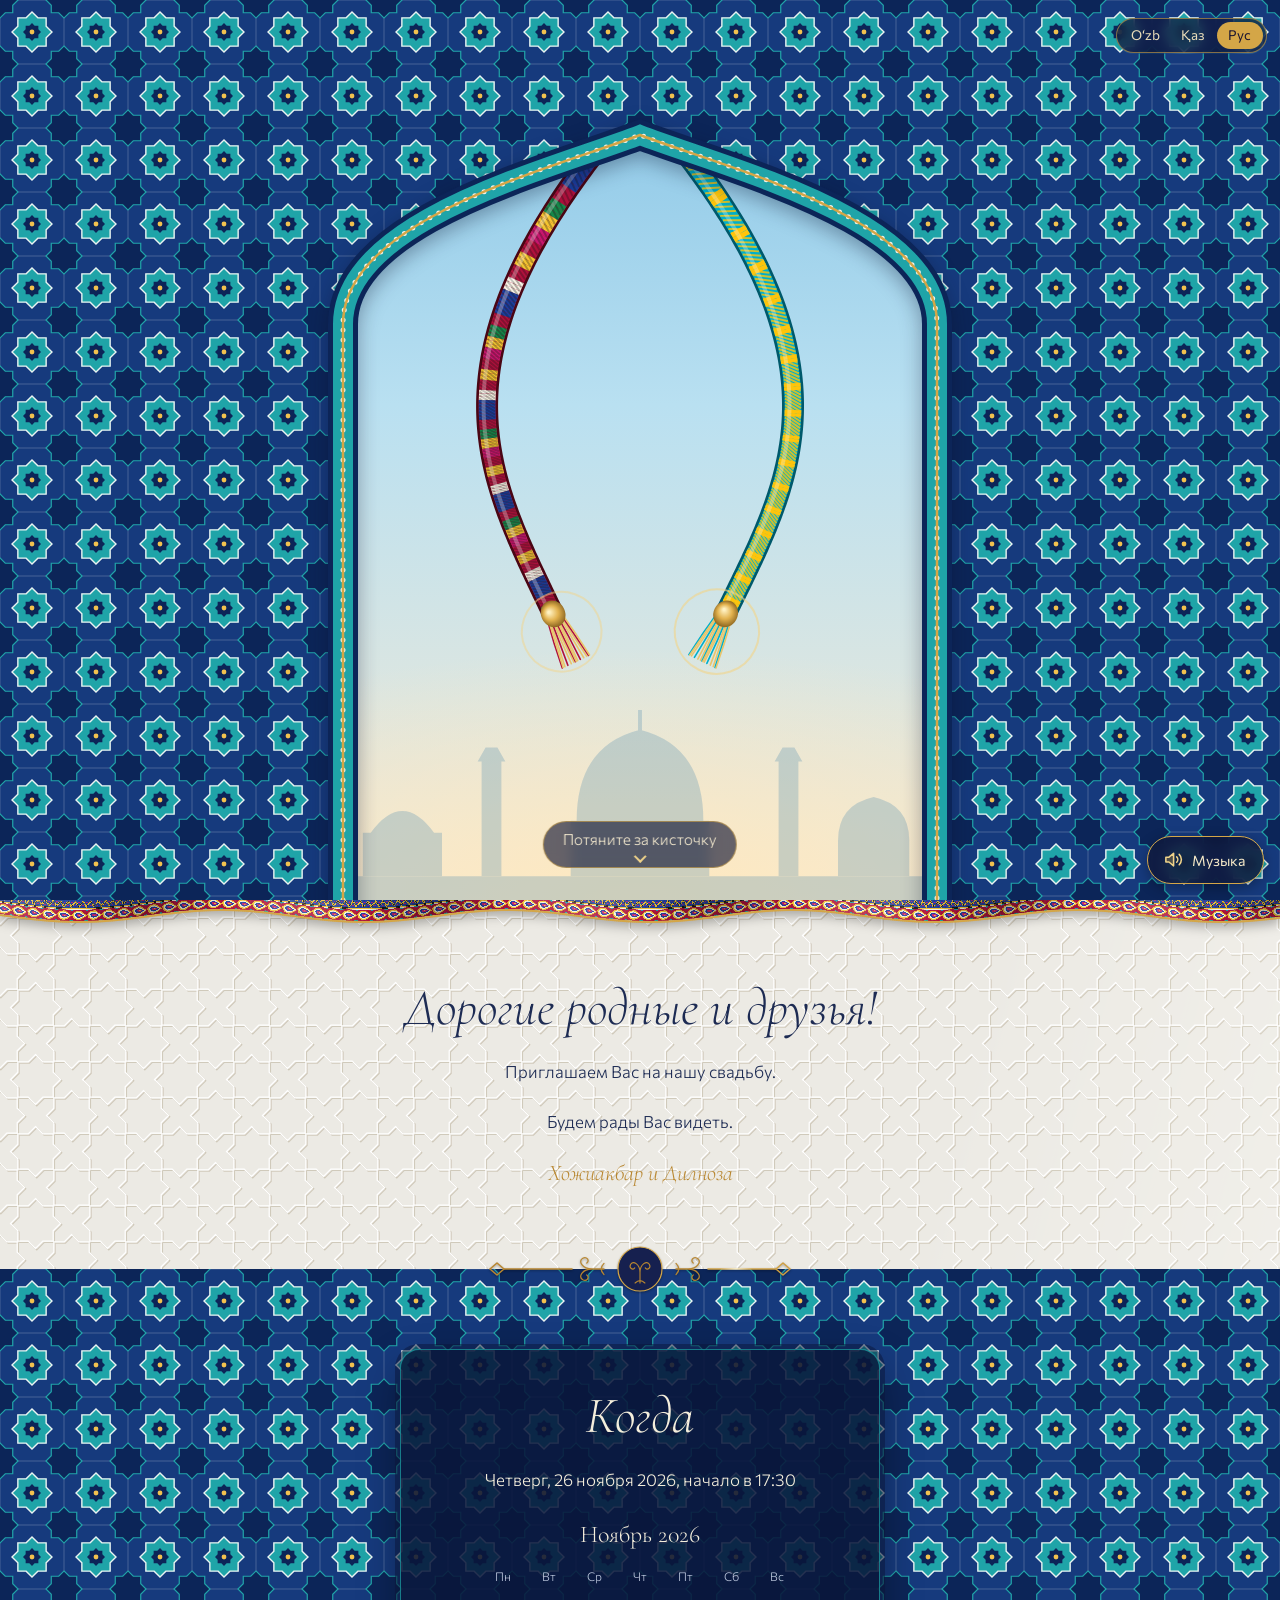
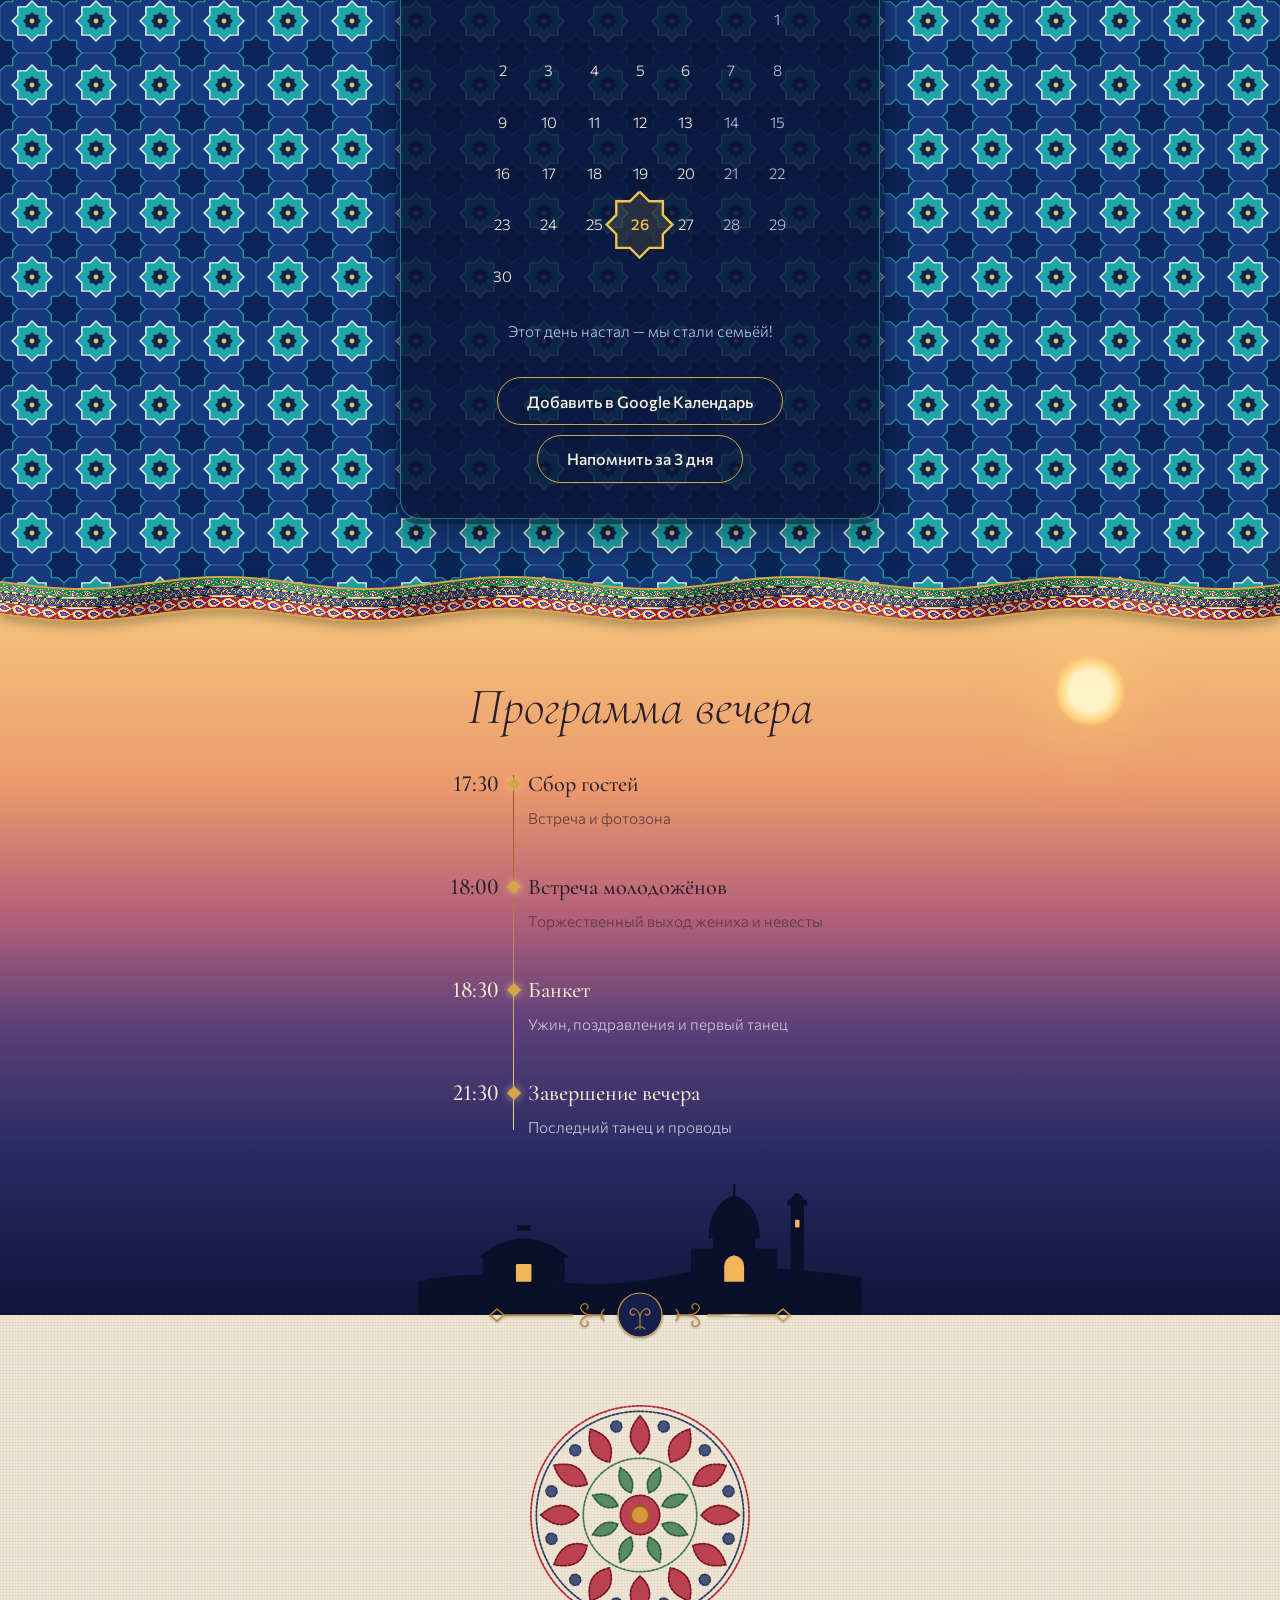
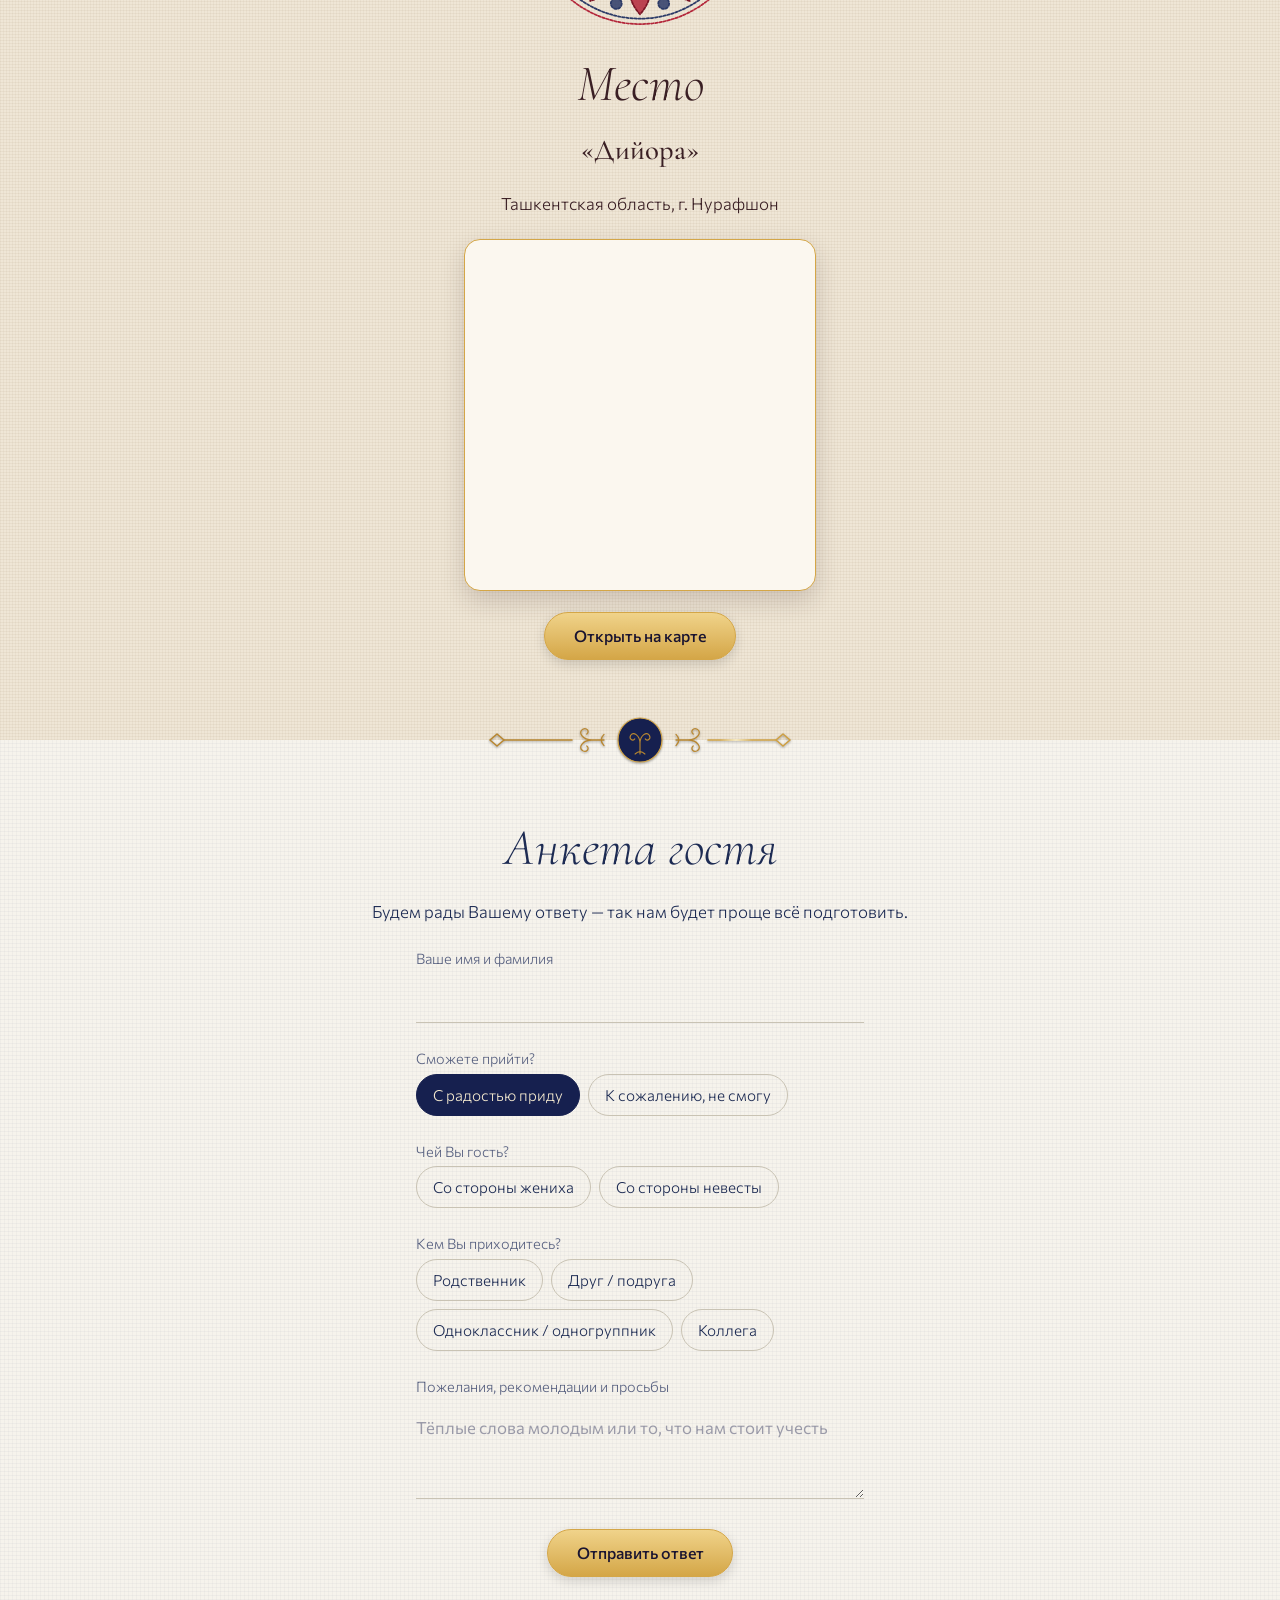
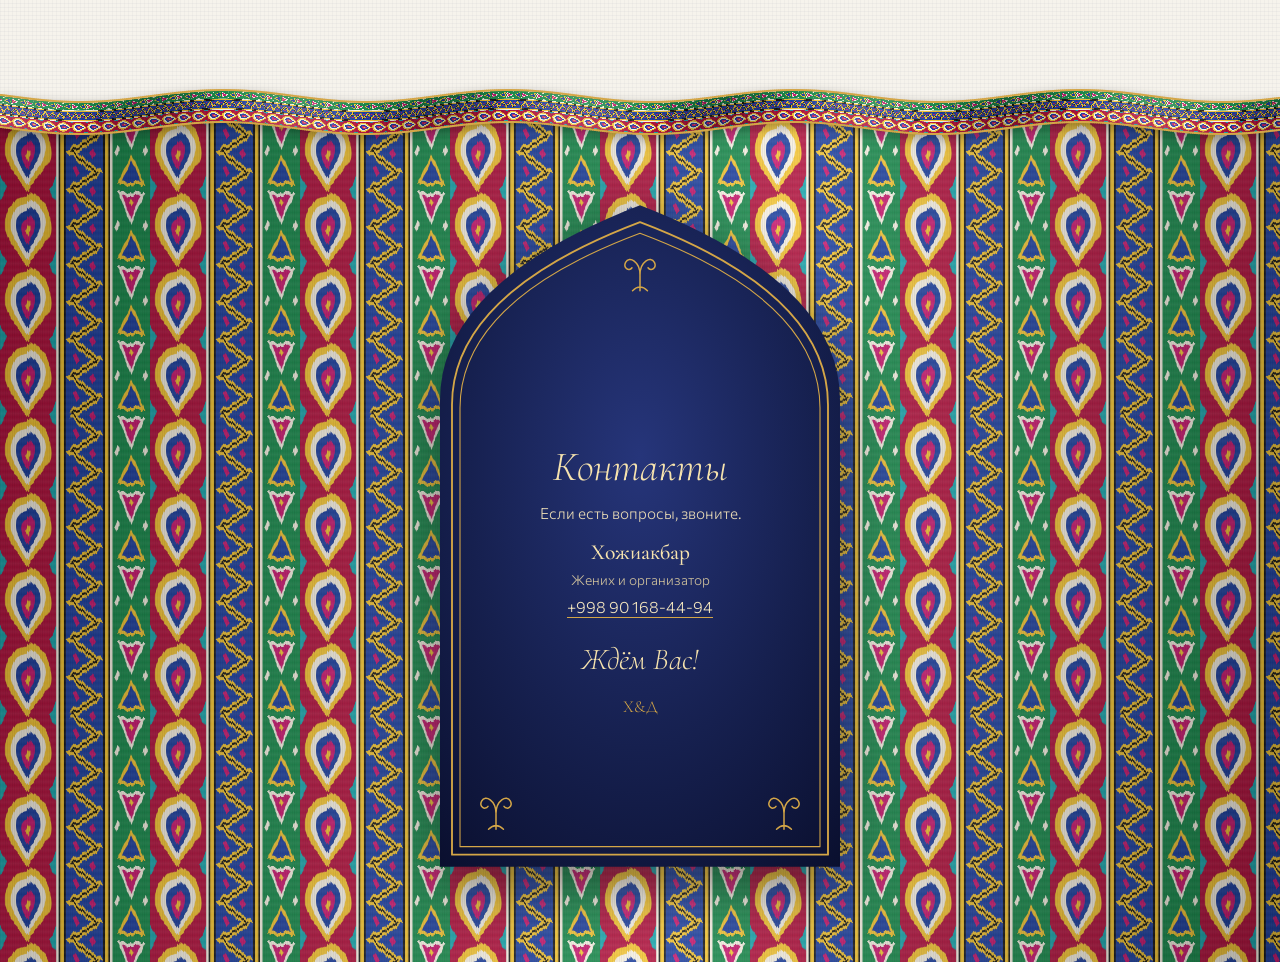
<file: index.html>
<!doctype html>
<html lang="ru">
<head>
  <meta charset="utf-8">
  <meta name="viewport" content="width=device-width, initial-scale=1">
  <title>Хожиакбар и Дилноза — приглашение на свадьбу</title>
  <meta name="description" content="Хожиакбар и Дилноза приглашают Вас на свадьбу 26 ноября 2026">
  <meta name="theme-color" content="#0E1538">
  <meta property="og:title" content="Хожиакбар и Дилноза — приглашение на свадьбу">
  <meta property="og:description" content="26 ноября 2026, Нурафшон. Xojiakbar va Dilnoza — toʻyga taklifnoma">
  <!-- Приглашение лежит в wedding-day/. Параметры ссылки (?lang=uz, ?g=Имя) сохраняются. -->
  <script>location.replace("wedding-day/" + location.search + location.hash);</script>
  <meta http-equiv="refresh" content="0; url=wedding-day/">
  <style>
    body { margin: 0; min-height: 100vh; display: grid; place-items: center; background: #0E1538; color: #F6E3AE; font: 1rem/1.5 system-ui, sans-serif; }
    a { color: inherit; }
  </style>
</head>
<body>
  <a href="wedding-day/">Открыть приглашение</a>
</body>
</html>
</file>
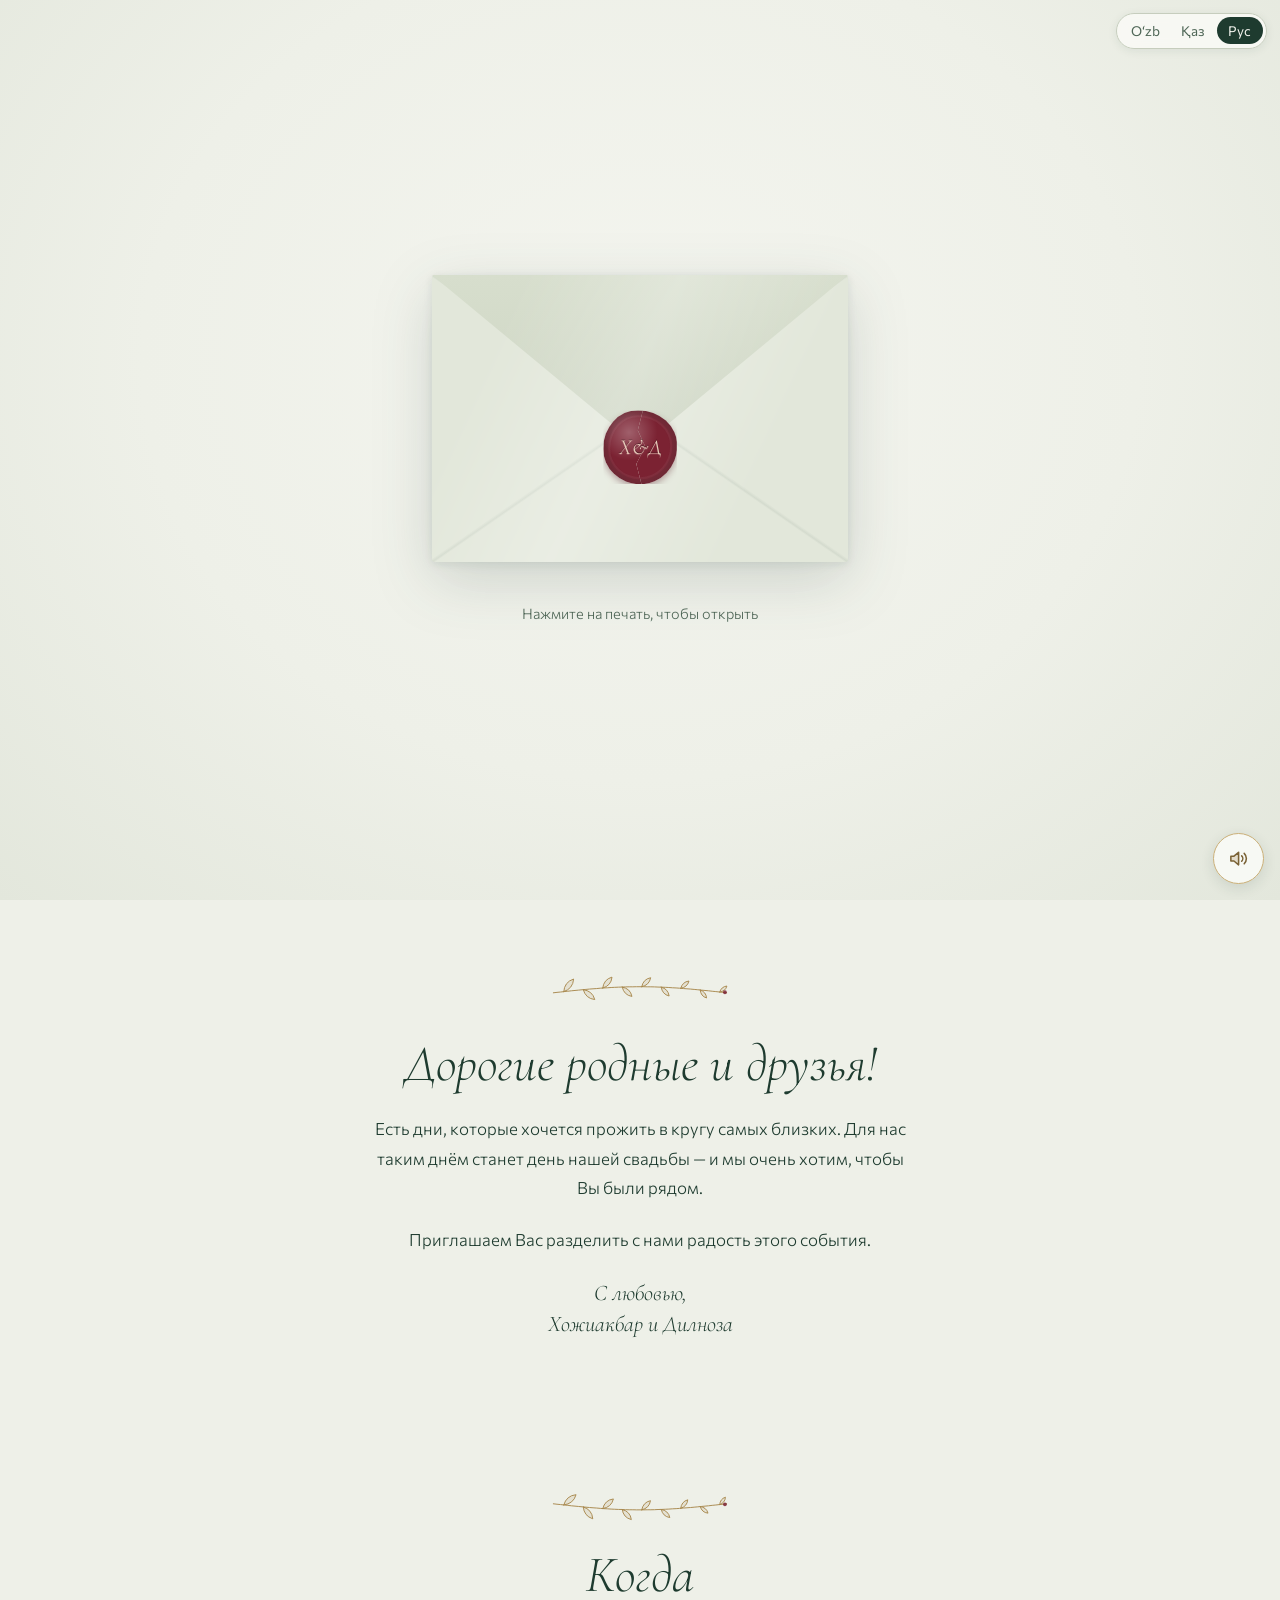
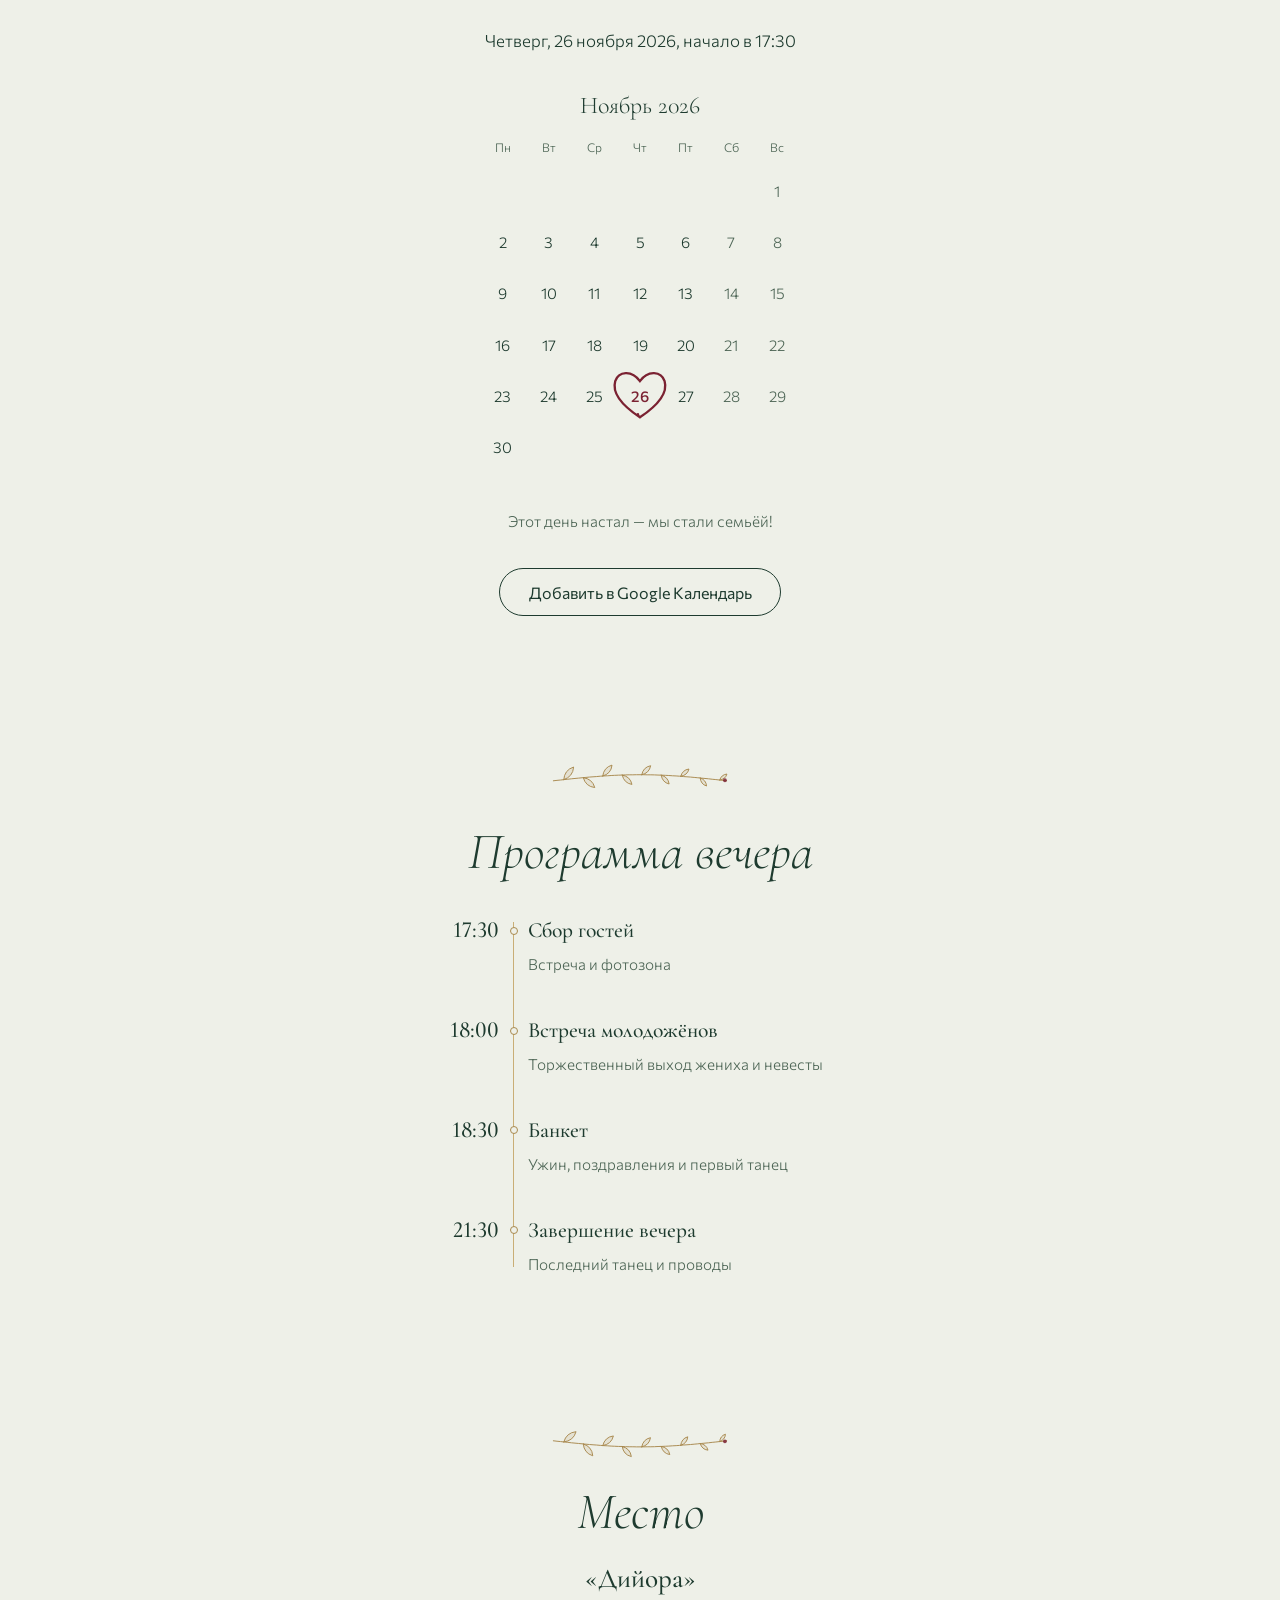
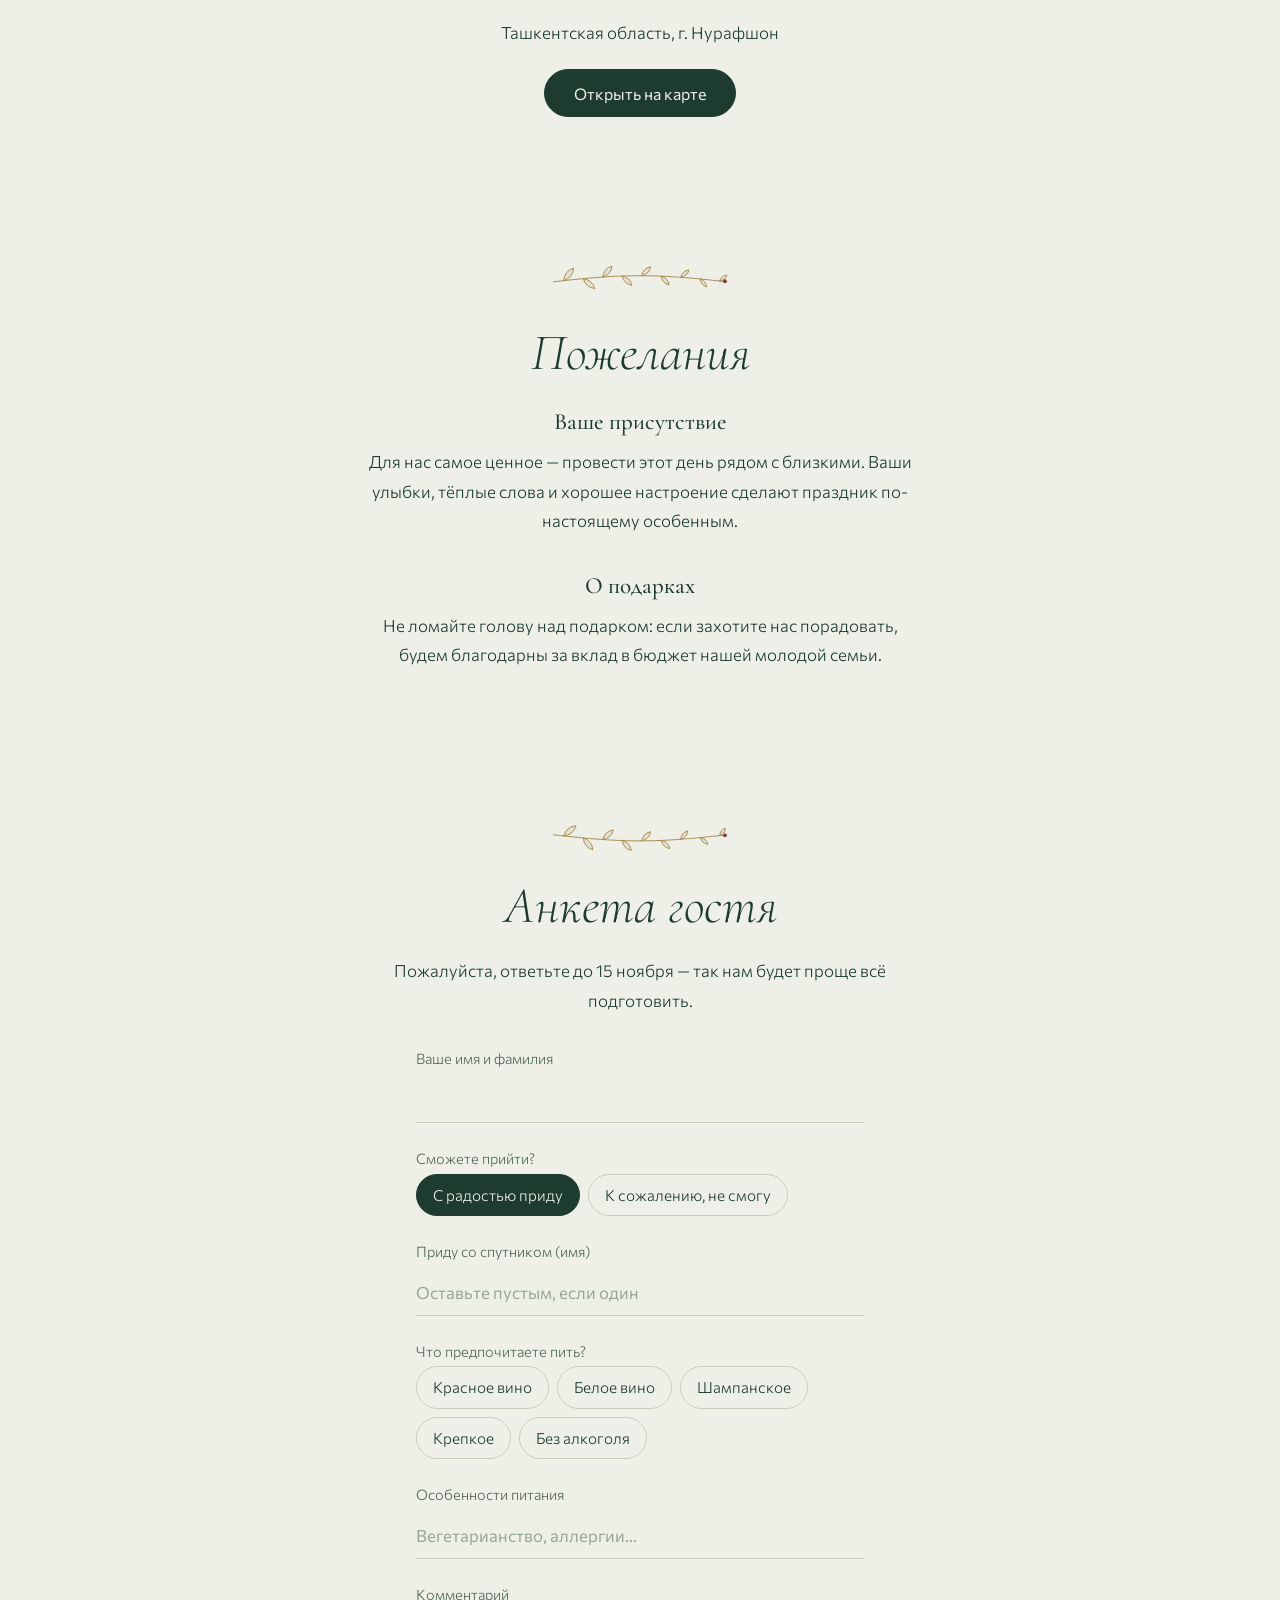
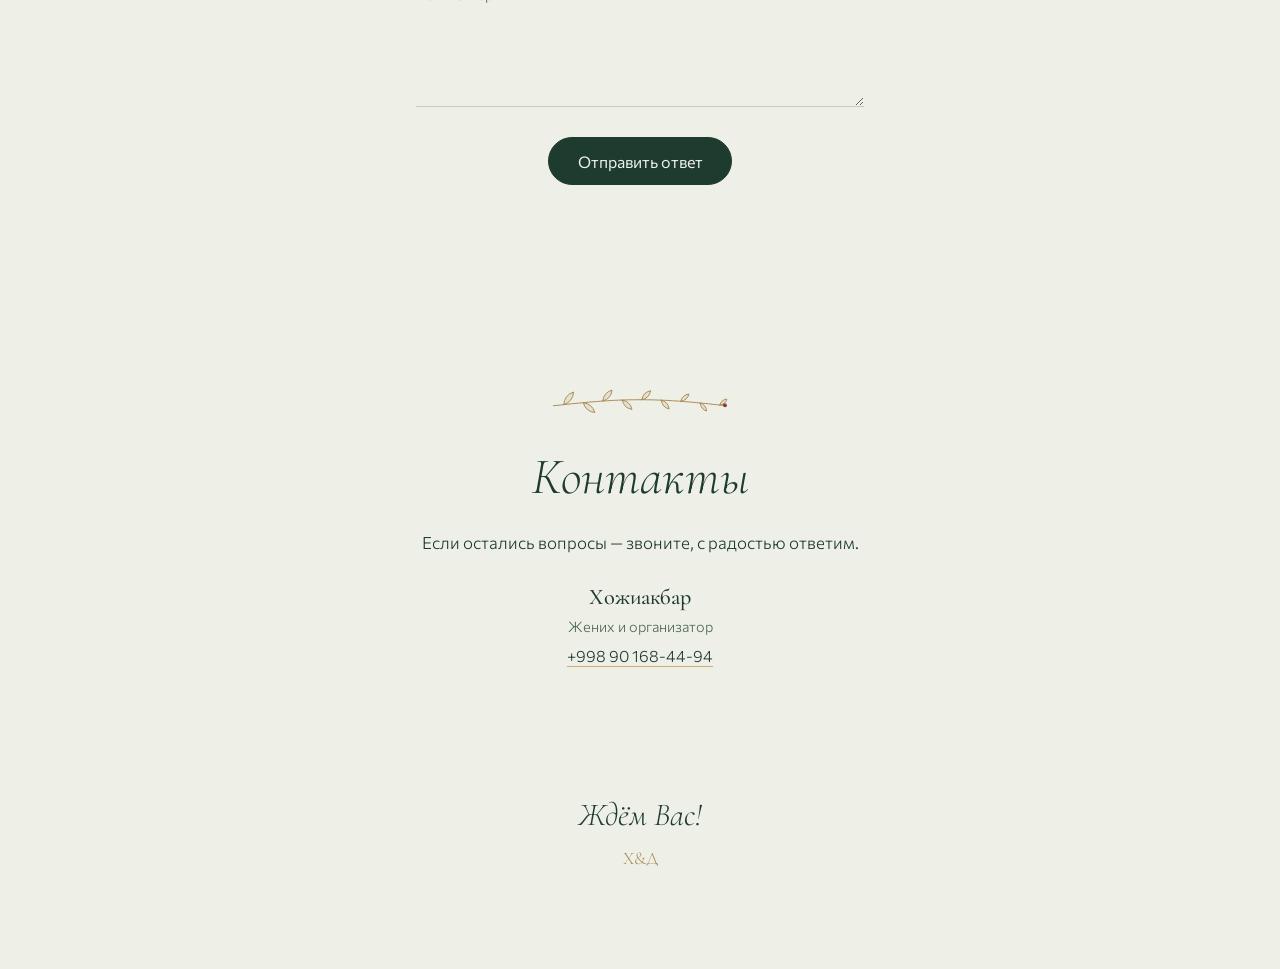
<file: konvert/index.html>
<!doctype html>
<html lang="ru">
<head>
  <meta charset="utf-8">
  <meta name="viewport" content="width=device-width, initial-scale=1, viewport-fit=cover">
  <title>Хожиакбар и Дилноза — приглашение на свадьбу</title>
  <meta name="description" content="Хожиакбар и Дилноза приглашают Вас на свадьбу 26 ноября 2026">
  <meta name="theme-color" content="#EEF0E8">
  <meta property="og:title" content="Хожиакбар и Дилноза — приглашение на свадьбу">
  <meta property="og:description" content="26 ноября 2026, Нурафшон. Xojiakbar va Dilnoza — toʻyga taklifnoma">
  <link rel="preconnect" href="https://fonts.googleapis.com">
  <link rel="preconnect" href="https://fonts.gstatic.com" crossorigin>
  <link href="https://fonts.googleapis.com/css2?family=Cormorant+Garamond:ital,wght@0,300;0,400;0,500;0,600;1,300;1,400;1,500&family=Commissioner:wght@300;400;500&display=swap" rel="stylesheet">
  <link rel="stylesheet" href="css/style.css">
</head>
<body class="is-locked">

  <!-- Переключатель языка -->
  <nav class="lang" id="lang" data-i18n-aria="langSwitch"></nav>

  <!-- Конверт -->
  <div class="intro" id="intro">
    <div class="envelope" id="envelope">
      <div class="env-back"></div>
      <div class="env-letter">
        <p class="env-letter__small" data-i18n="envSmall"></p>
        <p class="env-letter__names"><span data-bind="groom"></span><br><span class="amp">&amp;</span><br><span data-bind="bride"></span></p>
      </div>
      <div class="env-front"></div>
      <div class="env-flap"></div>
      <div class="env-sheen"></div>
      <button class="seal" id="seal" type="button" data-i18n-aria="sealOpen">
        <span class="seal__half seal__half--l"><span class="seal__wax"></span><span class="seal__mono" data-bind="initials"></span></span>
        <span class="seal__half seal__half--r"><span class="seal__wax"></span><span class="seal__mono" data-bind="initials"></span></span>
      </button>
    </div>
    <p class="intro__hint" data-i18n="hint"></p>
  </div>

  <canvas class="petals" id="petals" aria-hidden="true"></canvas>
  <canvas class="sparks" id="sparks" aria-hidden="true"></canvas>

  <!-- Звук: динамик со звуковыми волнами или перечёркнутый -->
  <button class="music" id="music" type="button" aria-pressed="false" hidden>
    <svg class="music__icon" viewBox="0 0 24 24" aria-hidden="true">
      <path class="music__speaker" d="M4 9.5h3.2L12 5.5v13l-4.8-4H4z"/>
      <path class="music__wave music__wave--1" d="M15.2 9.2a4 4 0 0 1 0 5.6"/>
      <path class="music__wave music__wave--2" d="M17.8 6.6a7.6 7.6 0 0 1 0 10.8"/>
      <path class="music__mute" d="M15.5 9.5l5 5m0-5l-5 5"/>
    </svg>
  </button>

  <main>
    <!-- Имена -->
    <header class="hero" id="hero">
      <div class="hero__wreath ink" id="wreath" aria-hidden="true"></div>
      <div class="hero__text">
        <p class="hero__lead" data-i18n="heroLead"></p>
        <h1 class="hero__names">
          <span class="name name--1" data-bind="groom"></span>
          <span class="amp">&amp;</span>
          <span class="name name--2" data-bind="bride"></span>
        </h1>
        <p class="hero__date" data-bind="dateLong"></p>
        <p class="hero__city" data-bind="city"></p>
      </div>
      <a class="hero__scroll" href="#invite" data-i18n-aria="scrollMore"><span></span></a>
    </header>

    <!-- Обращение -->
    <section class="section" id="invite">
      <div class="sprig ink" aria-hidden="true"></div>
      <h2 class="section__title" id="greeting"></h2>
      <p class="prose reveal" data-i18n="invite1"></p>
      <p class="prose reveal" data-i18n="invite2"></p>
      <p class="signature reveal" data-i18n="signature"></p>
    </section>

    <!-- Когда -->
    <section class="section" id="when">
      <div class="sprig ink" aria-hidden="true"></div>
      <h2 class="section__title" data-i18n="whenTitle"></h2>
      <p class="prose reveal" data-i18n="whenLine"></p>

      <div class="calendar reveal" id="calendar">
        <p class="calendar__month" data-bind="monthYear"></p>
        <div class="calendar__grid" id="calendarGrid"></div>
      </div>

      <div class="countdown reveal" id="countdown">
        <p class="countdown__label" id="countdownLabel" data-i18n="countdownLabel"></p>
        <div class="countdown__row">
          <div class="countdown__cell"><span class="countdown__num" data-unit="d"></span><span class="countdown__unit" data-unit-label="d"></span></div>
          <div class="countdown__cell"><span class="countdown__num" data-unit="h"></span><span class="countdown__unit" data-unit-label="h"></span></div>
          <div class="countdown__cell"><span class="countdown__num" data-unit="m"></span><span class="countdown__unit" data-unit-label="m"></span></div>
          <div class="countdown__cell"><span class="countdown__num" data-unit="s"></span><span class="countdown__unit" data-unit-label="s"></span></div>
        </div>
      </div>

      <a class="btn btn--ghost reveal" id="addToCalendar" href="#" target="_blank" rel="noopener" data-i18n="addToCalendar"></a>
    </section>

    <!-- Программа -->
    <section class="section" id="schedule">
      <div class="sprig ink" aria-hidden="true"></div>
      <h2 class="section__title" data-i18n="scheduleTitle"></h2>
      <ol class="timeline" id="timeline"></ol>
    </section>

    <!-- Место -->
    <section class="section" id="place">
      <div class="sprig ink" aria-hidden="true"></div>
      <h2 class="section__title" data-i18n="placeTitle"></h2>
      <p class="venue__name reveal" data-bind="venue.name"></p>
      <p class="prose reveal" data-bind="venue.address"></p>
      <a class="btn reveal" id="mapLink" href="#" target="_blank" rel="noopener" data-i18n="openMap"></a>
    </section>

    <!-- Пожелания -->
    <section class="section" id="wishes">
      <div class="sprig ink" aria-hidden="true"></div>
      <h2 class="section__title" data-i18n="wishesTitle"></h2>
      <div class="wish reveal">
        <h3 class="wish__title" data-i18n="presenceTitle"></h3>
        <p class="prose" data-i18n="presenceText"></p>
      </div>
      <div class="wish reveal">
        <h3 class="wish__title" data-i18n="giftsTitle"></h3>
        <p class="prose" data-i18n="giftsText"></p>
      </div>
    </section>

    <!-- Анкета -->
    <section class="section" id="rsvp">
      <div class="sprig ink" aria-hidden="true"></div>
      <h2 class="section__title" data-i18n="rsvpTitle"></h2>
      <p class="prose reveal" data-i18n="rsvpIntro"></p>

      <div class="rsvp-stage reveal" id="rsvpStage">
        <!-- value у вариантов всегда на русском: так ответы в таблице читаются одинаково на любом языке -->
        <form class="form" id="rsvpForm" novalidate>
          <label class="field">
            <span class="field__label" data-i18n="fieldName"></span>
            <input class="field__input" type="text" name="name" autocomplete="name" required>
            <span class="field__error" id="nameError" data-i18n="nameError" hidden></span>
          </label>

          <fieldset class="field">
            <legend class="field__label" data-i18n="fieldAttend"></legend>
            <div class="choice-row">
              <label class="choice"><input type="radio" name="attend" value="Приду" checked><span data-i18n="attendYes"></span></label>
              <label class="choice"><input type="radio" name="attend" value="Не смогу"><span data-i18n="attendNo"></span></label>
            </div>
          </fieldset>

          <div class="form__extra" id="formExtra">
            <label class="field">
              <span class="field__label" data-i18n="fieldGuest"></span>
              <input class="field__input" type="text" name="guest" data-i18n-placeholder="guestPlaceholder">
            </label>

            <fieldset class="field">
              <legend class="field__label" data-i18n="fieldDrinks"></legend>
              <div class="choice-grid">
                <label class="choice"><input type="checkbox" name="drinks" value="Красное вино"><span data-i18n="drinkRed"></span></label>
                <label class="choice"><input type="checkbox" name="drinks" value="Белое вино"><span data-i18n="drinkWhite"></span></label>
                <label class="choice"><input type="checkbox" name="drinks" value="Шампанское"><span data-i18n="drinkChampagne"></span></label>
                <label class="choice"><input type="checkbox" name="drinks" value="Крепкое"><span data-i18n="drinkStrong"></span></label>
                <label class="choice"><input type="checkbox" name="drinks" value="Без алкоголя"><span data-i18n="drinkNone"></span></label>
              </div>
            </fieldset>

            <label class="field">
              <span class="field__label" data-i18n="fieldFood"></span>
              <input class="field__input" type="text" name="food" data-i18n-placeholder="foodPlaceholder">
            </label>
          </div>

          <label class="field">
            <span class="field__label" data-i18n="fieldComment"></span>
            <textarea class="field__input" name="comment" rows="3"></textarea>
          </label>

          <button class="btn" type="submit" id="rsvpSubmit" data-i18n="submit"></button>
          <p class="form__status" id="rsvpStatus" role="status"></p>
        </form>

        <div class="mail" id="mail" aria-hidden="true" hidden>
          <div class="mail__back"></div>
          <div class="mail__front"></div>
          <div class="mail__flap"></div>
          <span class="mail__seal"></span>
        </div>

        <div class="thanks" id="thanks" role="status" hidden>
          <p class="thanks__text" id="thanksText"></p>
          <p class="thanks__note" id="thanksNote"></p>
        </div>
      </div>
    </section>

    <!-- Контакты -->
    <section class="section" id="contacts">
      <div class="sprig ink" aria-hidden="true"></div>
      <h2 class="section__title" data-i18n="contactsTitle"></h2>
      <p class="prose reveal" data-i18n="contactsText"></p>
      <ul class="contacts reveal" id="contactList"></ul>
    </section>

    <footer class="footer">
      <p class="footer__text" data-i18n="footer"></p>
      <p class="footer__mono" data-bind="initials"></p>
    </footer>
  </main>

  <script src="js/config.js"></script>
  <script src="js/i18n.js"></script>
  <script src="js/main.js"></script>
</body>
</html>
</file>
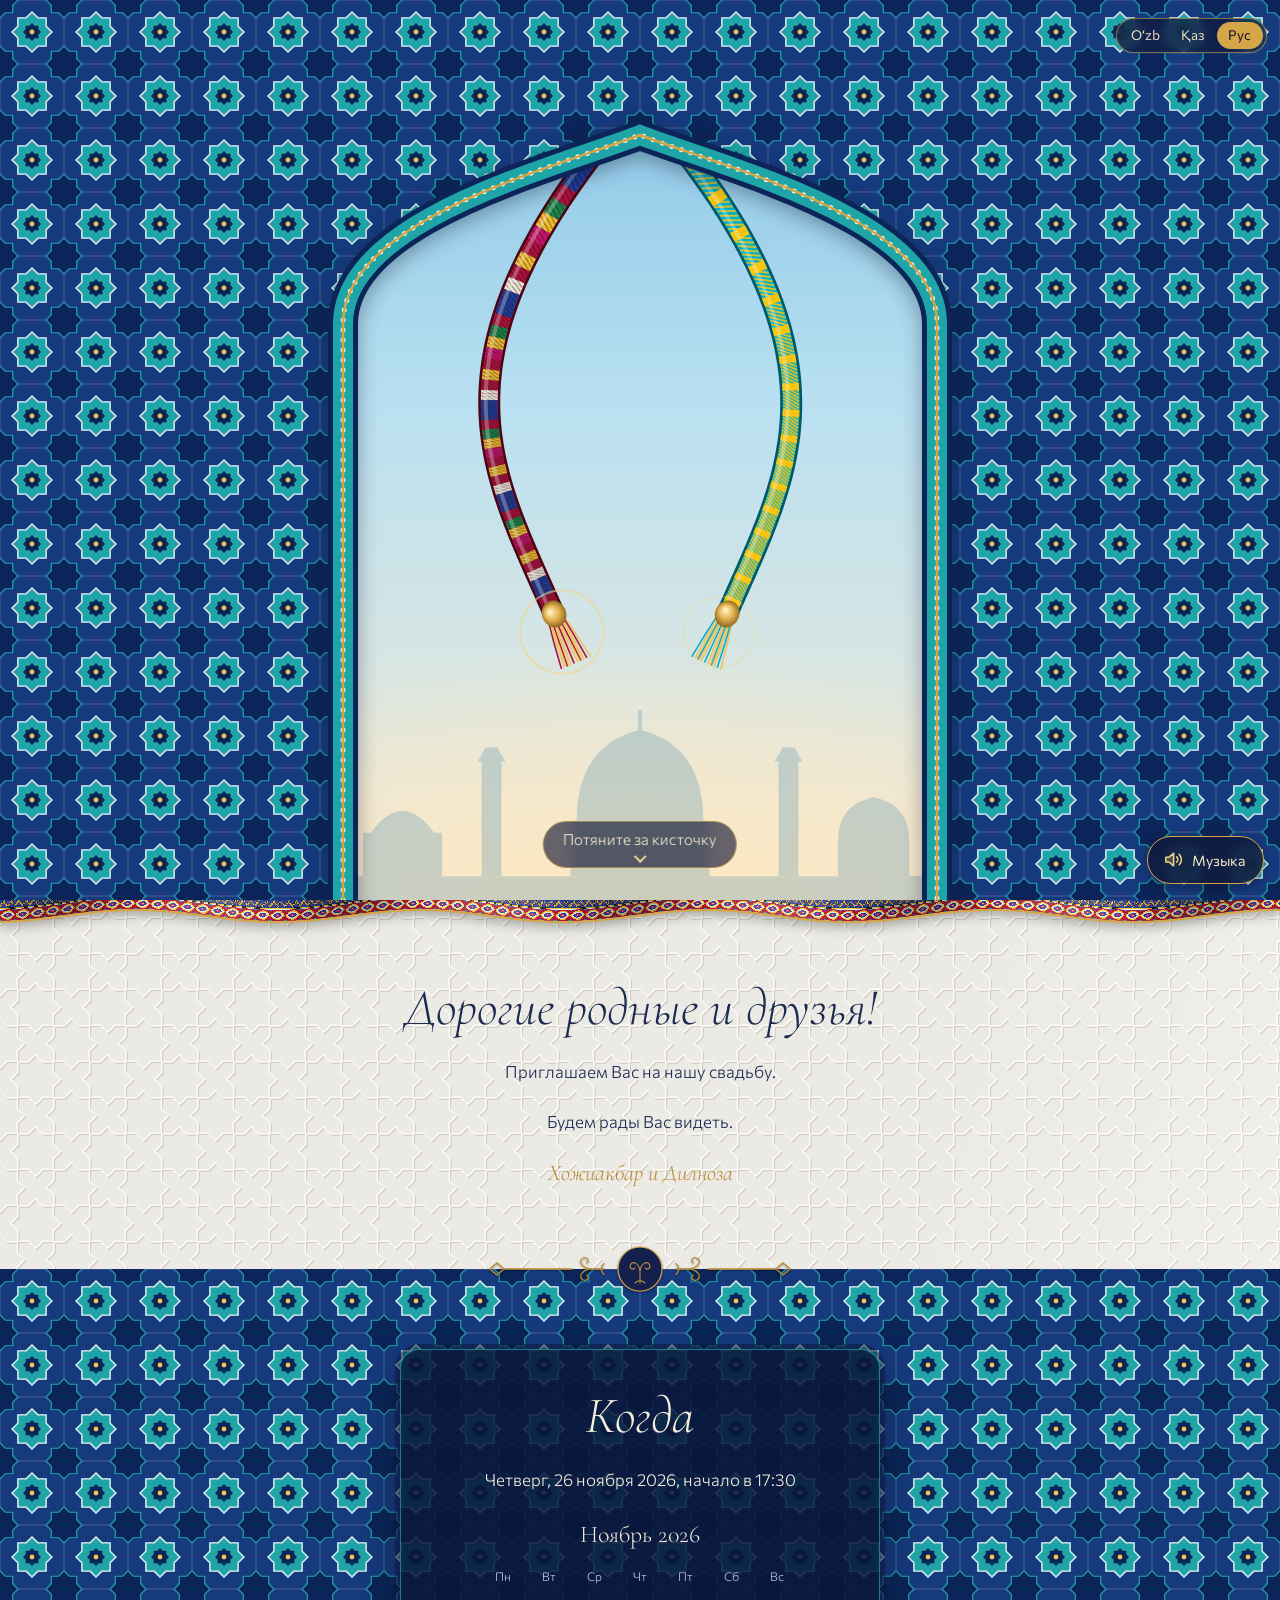
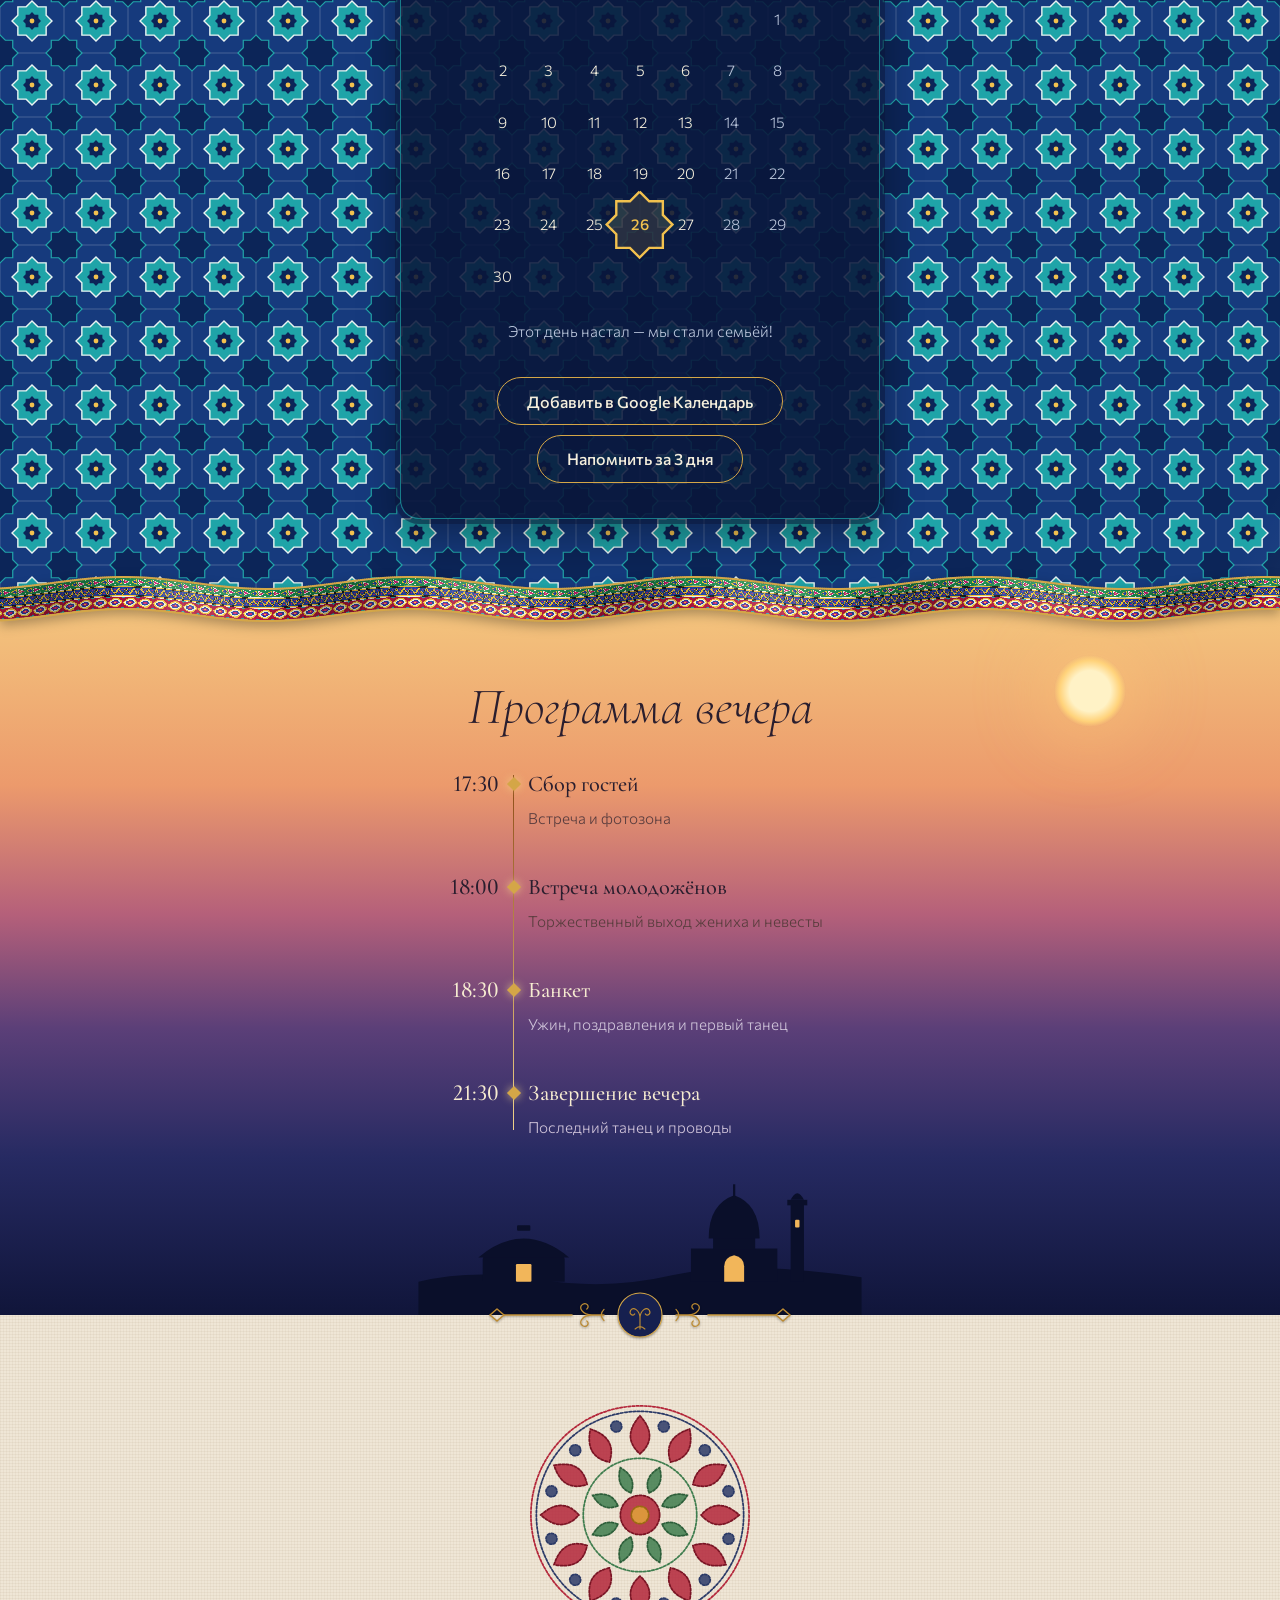
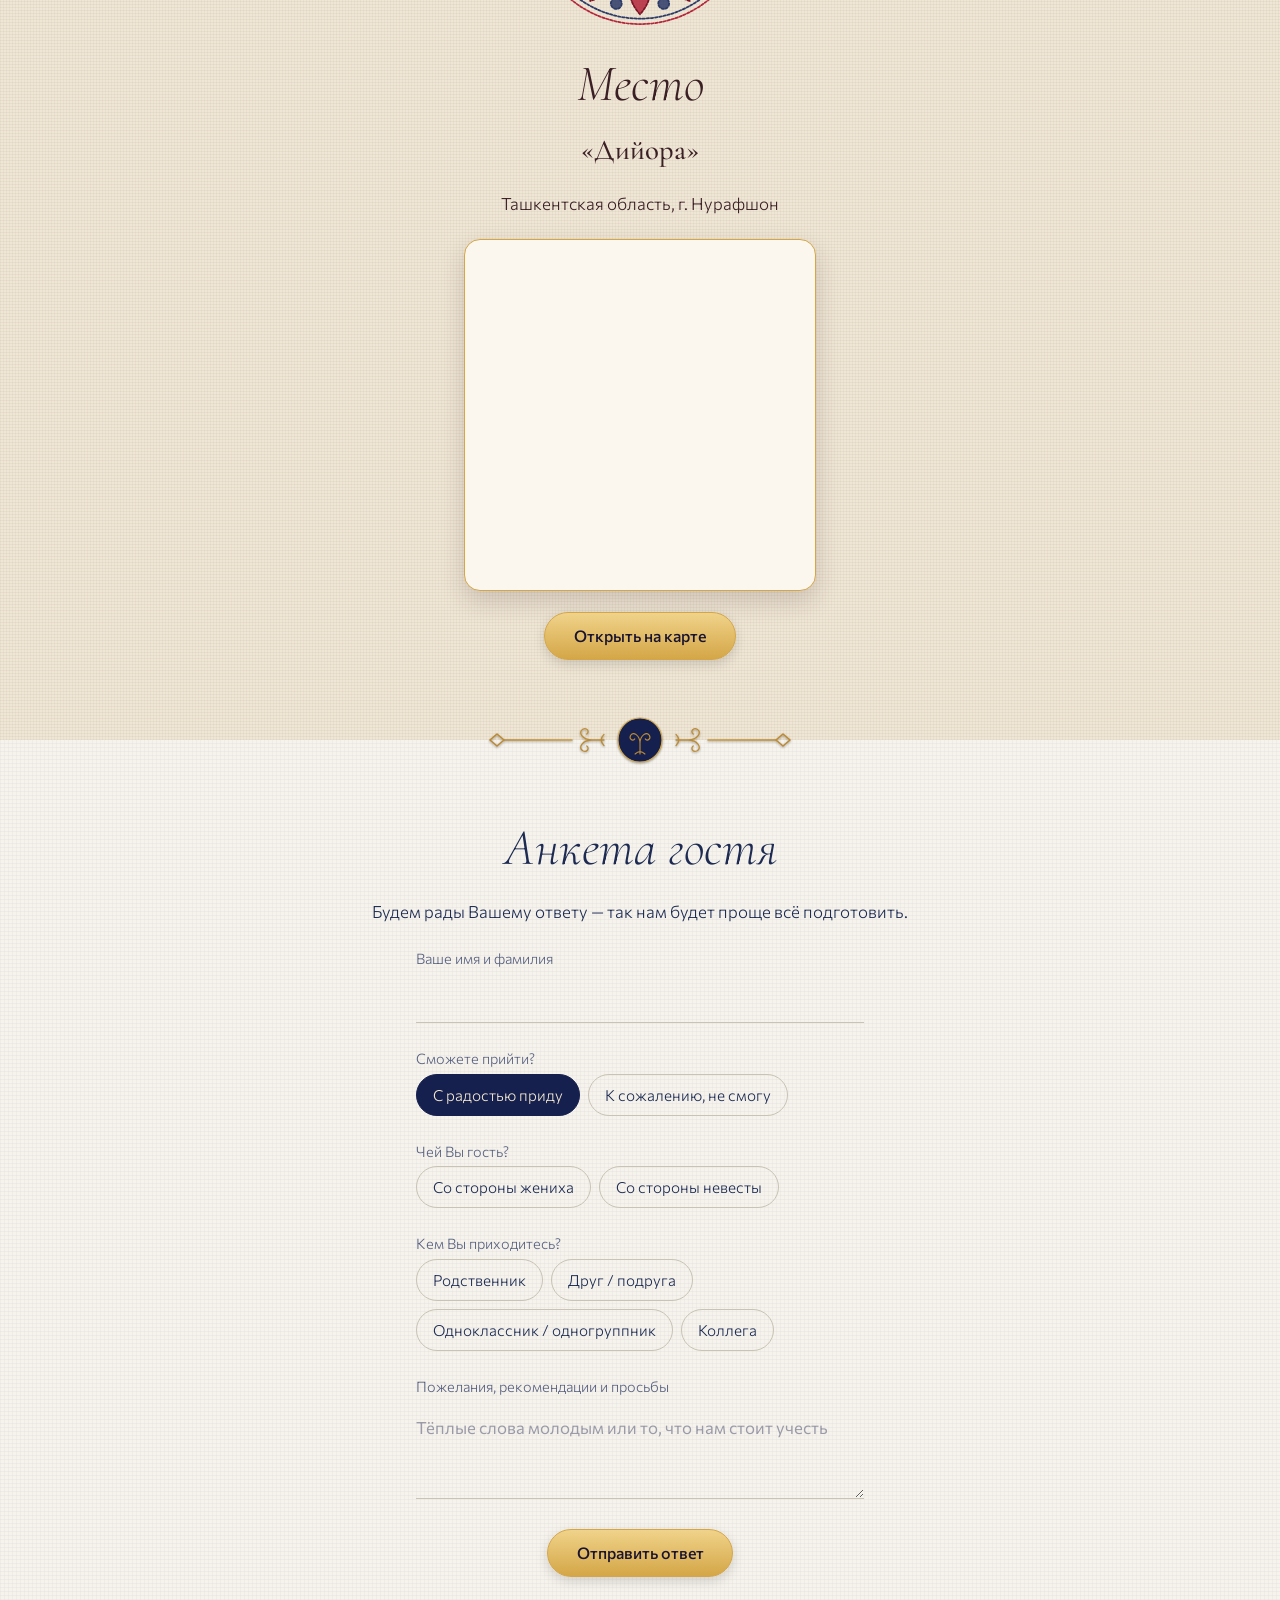
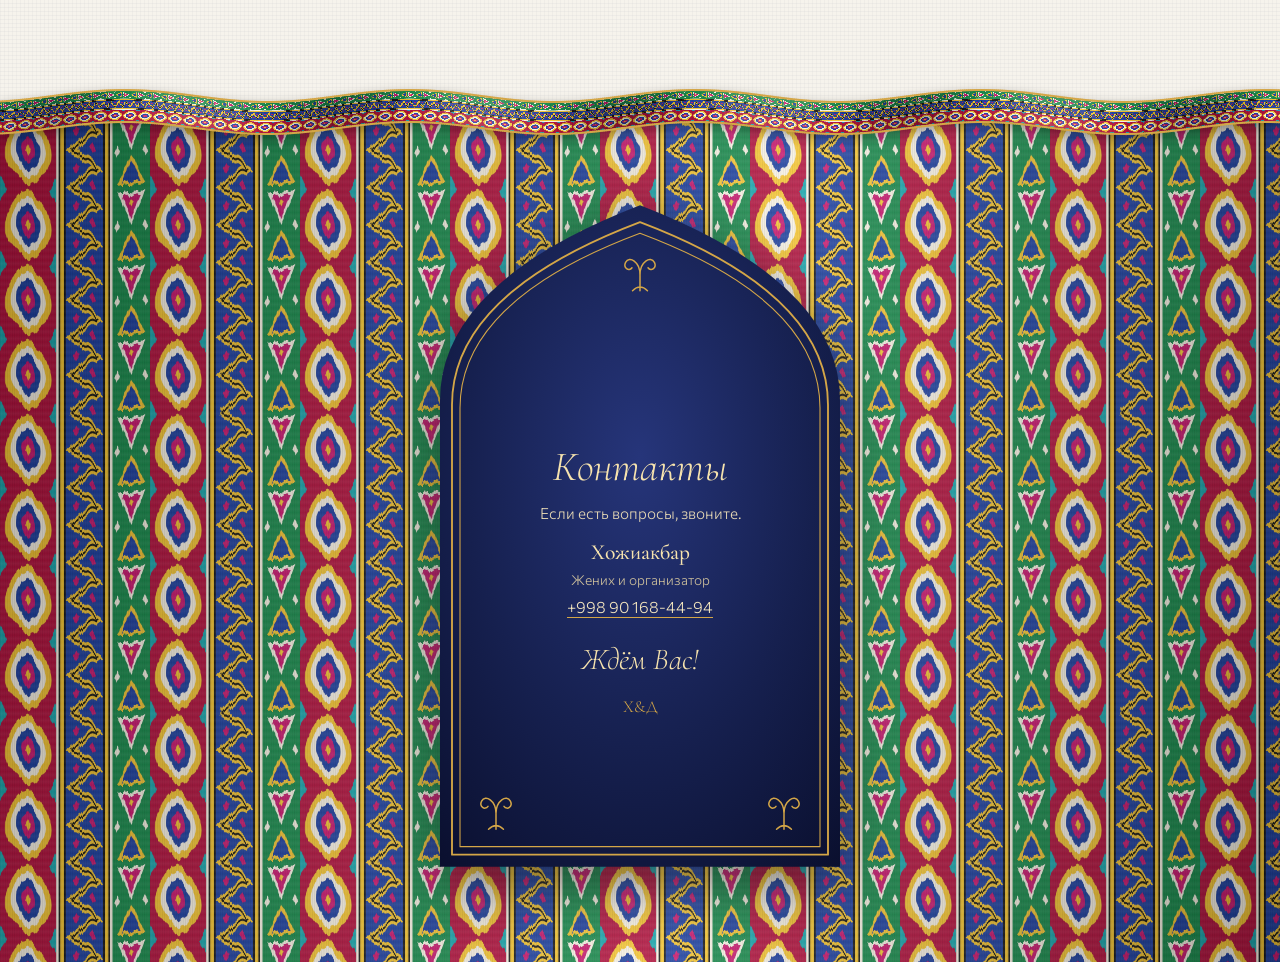
<file: wedding-day/index.html>
<!doctype html>
<html lang="ru">
<head>
  <meta charset="utf-8">
  <meta name="viewport" content="width=device-width, initial-scale=1, viewport-fit=cover">
  <title>Хожиакбар и Дилноза — приглашение на свадьбу</title>
  <meta name="description" content="Хожиакбар и Дилноза приглашают Вас на свадьбу 26 ноября 2026">
  <meta name="theme-color" content="#0E1538">
  <meta property="og:title" content="Хожиакбар и Дилноза — приглашение на свадьбу">
  <meta property="og:description" content="26 ноября 2026, Нурафшон. Xojiakbar va Dilnoza — toʻyga taklifnoma">
  <link rel="preconnect" href="https://fonts.googleapis.com">
  <link rel="preconnect" href="https://fonts.gstatic.com" crossorigin>
  <link href="https://fonts.googleapis.com/css2?family=Cormorant+Garamond:ital,wght@0,300;0,400;0,500;0,600;1,300;1,400;1,500&family=Commissioner:wght@300;400;500&display=swap" rel="stylesheet">
  <link rel="stylesheet" href="css/style.css">
</head>
<body class="is-locked">

  <!-- Общие градиенты: бархат арок и золото -->
  <svg class="defs" aria-hidden="true" focusable="false">
    <defs>
      <radialGradient id="velvet" cx="50%" cy="38%" r="80%">
        <stop offset="0" stop-color="#26357A"/>
        <stop offset=".55" stop-color="#16204F"/>
        <stop offset="1" stop-color="#0A0F2E"/>
      </radialGradient>
    </defs>
  </svg>

  <nav class="lang" id="lang" data-i18n-aria="langSwitch"></nav>

  <!-- Вход: самаркандский портал из майолики, за аркой светлое небо. В арке висят две нити —
       узбекский атлас и казахский орнамент; они сплетаются в узел, внутри — кольца -->
  <div class="stage" id="stage">
    <div class="stage__sky" aria-hidden="true">
      <svg class="stage__city" viewBox="0 0 400 100" preserveAspectRatio="xMidYMax meet">
        <path d="M0 100 V88 H400 V100 Z"/>
        <path d="M60 88 V66 H100 V88 Z M64 66 Q80 44 96 66 Z"/>
        <path d="M120 88 V30 H130 V88 Z M118 30 H132 L128 23 H122 Z"/>
        <path d="M165 88 V60 H235 V88 Z M168 60 Q168 22 200 14 Q232 22 232 60 Z M199 4 H201 V15 H199 Z"/>
        <path d="M270 88 V30 H280 V88 Z M268 30 H282 L278 23 H272 Z"/>
        <path d="M300 88 V70 Q300 52 318 48 Q336 52 336 70 V88 Z"/>
      </svg>
    </div>
    <canvas class="stage__knot" id="knot" aria-hidden="true"></canvas>
    <div class="stage__portal" id="portal" aria-hidden="true">
      <div class="stage__wall" id="portalWall"></div>
      <svg class="stage__frame" id="portalFrame"></svg>
    </div>
    <div class="stage__rings" id="knotRings" aria-hidden="true">
      <svg viewBox="16 18 66 66">
        <defs>
          <linearGradient id="goldRing" gradientUnits="userSpaceOnUse" x1="23" y1="39" x2="57" y2="73">
            <stop offset="0" stop-color="#FFF1C1"/>
            <stop offset=".45" stop-color="#E2B24F"/>
            <stop offset="1" stop-color="#8A6420"/>
          </linearGradient>
          <linearGradient id="roseRing" gradientUnits="userSpaceOnUse" x1="45" y1="37" x2="75" y2="67">
            <stop offset="0" stop-color="#FBE0D4"/>
            <stop offset=".45" stop-color="#D99A83"/>
            <stop offset="1" stop-color="#8E5543"/>
          </linearGradient>
        </defs>
        <!-- мужское кольцо: широкое, жёлтое золото -->
        <g class="ring ring--groom"><circle cx="40" cy="56" r="17" fill="none" stroke="url(#goldRing)" stroke-width="5.5"/></g>
        <!-- женское кольцо: тоньше, розовое золото, с бриллиантом -->
        <g class="ring ring--bride">
          <circle cx="60" cy="52" r="15" fill="none" stroke="url(#roseRing)" stroke-width="3.6"/>
          <path d="M56.5 33 L63.5 33 L65.5 36 L60 41.5 L54.5 36 Z" fill="#EAF6FF" stroke="#9FC3DA" stroke-width=".8" stroke-linejoin="round"/>
          <path d="M54.5 36 H65.5 M58 33 L60 41.5 L62 33" fill="none" stroke="#9FC3DA" stroke-width=".5"/>
          <path class="ring__spark" d="M60 24 L61.2 28.8 L66 30 L61.2 31.2 L60 36 L58.8 31.2 L54 30 L58.8 28.8 Z" fill="#FFFFFF"/>
        </g>
        <!-- кусочек мужского кольца поверх женского: так кольца сцеплены, а не лежат друг на друге -->
        <g class="ring ring--groom"><path d="M55.97 61.81 A17 17 0 0 1 50.93 69.02" fill="none" stroke="url(#goldRing)" stroke-width="5.5"/></g>
      </svg>
    </div>
    <button class="stage__hint" id="openBtn" type="button" data-i18n="hint"></button>
  </div>

  <canvas class="shashu" id="shashu" aria-hidden="true"></canvas>

  <button class="music" id="music" type="button" aria-pressed="false" hidden>
    <svg class="music__icon" viewBox="0 0 24 24" aria-hidden="true">
      <path class="music__speaker" d="M4 9.5h3.2L12 5.5v13l-4.8-4H4z"/>
      <path class="music__wave music__wave--1" d="M15.2 9.2a4 4 0 0 1 0 5.6"/>
      <path class="music__wave music__wave--2" d="M17.8 6.6a7.6 7.6 0 0 1 0 10.8"/>
      <path class="music__mute" d="M15.5 9.5l5 5m0-5l-5 5"/>
    </svg>
    <span class="music__label" data-i18n="musicLabel"></span>
  </button>

  <main>
    <!-- Первый экран: атлас на ветру и бархатный портал -->
    <header class="hero" id="hero">
      <canvas class="hero__atlas" id="atlas" aria-hidden="true"></canvas>
      <div class="arch ink" id="heroArch" data-height="440">
        <div class="arch__content">
          <p class="hero__lead" data-i18n="heroLead"></p>
          <h1 class="hero__names">
            <span class="name name--1" data-bind="groom"></span>
            <span class="amp">&amp;</span>
            <span class="name name--2" data-bind="bride"></span>
          </h1>
          <p class="hero__date" data-bind="dateLong"></p>
          <p class="hero__city" data-bind="city"></p>
        </div>
      </div>
      <a class="hero__scroll" id="heroScroll" href="#invite" data-i18n-aria="scrollMore">
        <span class="hero__scroll-text" data-i18n="scrollMore"></span>
        <svg class="hero__scroll-arrow" viewBox="0 0 24 24" aria-hidden="true"><path d="M6 9.5l6 6 6-6"/></svg>
      </a>
    </header>

    <div class="divider divider--ribbon" aria-hidden="true"></div>

    <!-- Обращение: резной ганч -->
    <section class="block block--ganch" id="invite">
      <h2 class="block__title" id="greeting"></h2>
      <p class="prose reveal" data-i18n="invite1"></p>
      <p class="prose reveal" data-i18n="invite2"></p>
      <p class="signature reveal" data-i18n="signature"></p>
    </section>

    <div class="divider divider--ornament ink" aria-hidden="true"></div>

    <!-- Когда: самаркандская майолика -->
    <section class="block block--tiles" id="when">
      <div class="glaze">
        <h2 class="block__title" data-i18n="whenTitle"></h2>
        <p class="prose reveal" data-i18n="whenLine"></p>

        <div class="calendar reveal" id="calendar">
          <p class="calendar__month" data-bind="monthYear"></p>
          <div class="calendar__grid" id="calendarGrid"></div>
        </div>

        <div class="countdown reveal" id="countdown">
          <p class="countdown__label" id="countdownLabel" data-i18n="countdownLabel"></p>
          <div class="countdown__row">
            <div class="countdown__cell"><span class="countdown__num" data-unit="d"></span><span class="countdown__unit" data-unit-label="d"></span></div>
            <div class="countdown__cell"><span class="countdown__num" data-unit="h"></span><span class="countdown__unit" data-unit-label="h"></span></div>
            <div class="countdown__cell"><span class="countdown__num" data-unit="m"></span><span class="countdown__unit" data-unit-label="m"></span></div>
            <div class="countdown__cell"><span class="countdown__num" data-unit="s"></span><span class="countdown__unit" data-unit-label="s"></span></div>
          </div>
        </div>

        <div class="cal-links reveal">
          <a class="btn btn--ghost" id="addToCalendar" href="#" target="_blank" rel="noopener" data-i18n="addToCalendar"></a>
          <a class="btn btn--ghost" id="remindBefore" href="#" target="_blank" rel="noopener" data-i18n="remindBefore"></a>
        </div>
      </div>
    </section>

    <div class="divider divider--ribbon" aria-hidden="true"></div>

    <!-- Программа: вечер над степью и Самаркандом -->
    <section class="block block--steppe" id="schedule">
      <div class="steppe" aria-hidden="true">
        <div class="steppe__stars" id="stars"></div>
        <div class="steppe__sun" id="sun"></div>
        <svg class="steppe__moon" id="moon" viewBox="0 0 40 40"><path d="M26 4 A16 16 0 1 0 26 36 A13 13 0 1 1 26 4 Z"/></svg>
        <svg class="steppe__land" viewBox="0 0 400 130" preserveAspectRatio="xMidYMax meet">
          <path class="land" d="M0 130 V100 Q50 88 110 98 T230 94 T400 96 V130 Z"/>
          <!-- юрта -->
          <path class="land" d="M58 100 V80 Q58 76 62 76 H128 Q132 76 132 80 V100 Z"/>
          <path class="land" d="M54 78 Q95 44 136 78 Z"/>
          <rect class="land" x="89" y="49" width="12" height="5" rx="1"/>
          <rect class="lit" x="88" y="84" width="14" height="16" rx="1"/>
          <!-- мечеть с куполом и минарет -->
          <rect class="land" x="246" y="70" width="78" height="30"/>
          <rect class="land" x="266" y="60" width="38" height="11"/>
          <path class="land" d="M262 61 Q262 30 285 22 Q308 30 308 61 Z"/>
          <rect class="land" x="284" y="12" width="2" height="11"/>
          <path class="lit" d="M276 100 V86 Q276 78 285 76 Q294 78 294 86 V100 Z"/>
          <rect class="land" x="336" y="28" width="12" height="72"/>
          <rect class="land" x="333" y="26" width="18" height="5"/>
          <path class="land" d="M336 26 Q342 14 348 26 Z"/>
          <rect class="lit" x="340" y="44" width="4" height="7" rx="1"/>
        </svg>
      </div>
      <h2 class="block__title" data-i18n="scheduleTitle"></h2>
      <ol class="timeline" id="timeline"></ol>
    </section>

    <div class="divider divider--ornament ink" aria-hidden="true"></div>

    <!-- Место: сюзане, вышитое на глазах -->
    <section class="block block--suzani" id="place">
      <div class="suzani ink" id="suzani" aria-hidden="true"></div>
      <h2 class="block__title" data-i18n="placeTitle"></h2>
      <p class="venue__name reveal" data-bind="venue.name"></p>
      <p class="prose reveal" data-bind="venue.address"></p>
      <div class="map reveal">
        <iframe class="map__frame" id="mapFrame" loading="lazy" referrerpolicy="no-referrer-when-downgrade" data-i18n-aria="placeTitle"></iframe>
      </div>
      <a class="btn reveal" id="mapLink" href="#" target="_blank" rel="noopener" data-i18n="openMap"></a>
    </section>

    <div class="divider divider--ornament ink" aria-hidden="true"></div>

    <!-- Анкета -->
    <section class="block block--linen" id="rsvp">
      <h2 class="block__title" data-i18n="rsvpTitle"></h2>
      <p class="prose reveal" data-i18n="rsvpIntro"></p>

      <div class="rsvp-stage reveal" id="rsvpStage">
        <!-- value у вариантов всегда на русском: так ответы в таблице читаются одинаково на любом языке -->
        <form class="form" id="rsvpForm" novalidate>
          <label class="field">
            <span class="field__label" data-i18n="fieldName"></span>
            <input class="field__input" type="text" name="name" autocomplete="name" required>
            <span class="field__error" id="nameError" data-i18n="nameError" hidden></span>
          </label>

          <fieldset class="field">
            <legend class="field__label" data-i18n="fieldAttend"></legend>
            <div class="choice-row">
              <label class="choice"><input type="radio" name="attend" value="Приду" checked><span data-i18n="attendYes"></span></label>
              <label class="choice"><input type="radio" name="attend" value="Не смогу"><span data-i18n="attendNo"></span></label>
            </div>
          </fieldset>

          <fieldset class="field">
            <legend class="field__label" data-i18n="fieldSide"></legend>
            <div class="choice-row">
              <label class="choice"><input type="radio" name="side" value="Жених"><span data-i18n="sideGroom"></span></label>
              <label class="choice"><input type="radio" name="side" value="Невеста"><span data-i18n="sideBride"></span></label>
            </div>
          </fieldset>

          <fieldset class="field">
            <legend class="field__label" data-i18n="fieldRelation"></legend>
            <div class="choice-grid">
              <label class="choice"><input type="radio" name="relation" value="Родственник"><span data-i18n="relKin"></span></label>
              <label class="choice"><input type="radio" name="relation" value="Друг/подруга"><span data-i18n="relFriend"></span></label>
              <label class="choice"><input type="radio" name="relation" value="Одноклассник/одногруппник"><span data-i18n="relClassmate"></span></label>
              <label class="choice"><input type="radio" name="relation" value="Коллега"><span data-i18n="relColleague"></span></label>
            </div>
          </fieldset>

          <label class="field">
            <span class="field__label" data-i18n="fieldWishes"></span>
            <textarea class="field__input" name="wishes" rows="3" data-i18n-placeholder="wishesPlaceholder"></textarea>
          </label>

          <button class="btn" type="submit" id="rsvpSubmit" data-i18n="submit"></button>
          <p class="form__status" id="rsvpStatus" role="status"></p>
        </form>

        <div class="thanks" id="thanks" role="status" hidden>
          <p class="thanks__text" id="thanksText"></p>
          <p class="thanks__note" id="thanksNote"></p>
        </div>
      </div>
    </section>

    <div class="divider divider--ribbon" aria-hidden="true"></div>

    <!-- Контакты и финал: снова атлас и бархатный портал -->
    <footer class="block block--atlas" id="contacts">
      <div class="arch arch--footer ink" data-height="500">
        <div class="arch__content">
          <h2 class="block__title" data-i18n="contactsTitle"></h2>
          <p class="prose" data-i18n="contactsText"></p>
          <ul class="contacts" id="contactList"></ul>
          <p class="footer__text" data-i18n="footer"></p>
          <p class="footer__mono" data-bind="initials"></p>
        </div>
      </div>
    </footer>
  </main>

  <script src="js/config.js"></script>
  <script src="js/i18n.js"></script>
  <script src="js/textiles.js"></script>
  <script src="js/weave.js"></script>
  <script src="js/main.js"></script>
</body>
</html>
</file>
<file: konvert/css/style.css>
:root {
  --paper: #EEF0E8;
  --paper-deep: #E3E7DC;
  --ink: #1E3B2F;
  --ink-soft: #4E6656;
  --gold: #A8894E;
  --gold-light: #C9AE76;
  --wax: #7B2232;
  --wax-dark: #561421;
  --rose: #D9B2AA;
  --line: #C6CDBD;

  --serif: "Cormorant Garamond", "Times New Roman", serif;
  --sans: "Commissioner", system-ui, sans-serif;

  --measure: 34rem;
  --ease-out: cubic-bezier(.22, .8, .24, 1);
}

/* регистрируем цвета текста, чтобы при смене дня и вечера они перетекали плавно */
@property --ink { syntax: "<color>"; inherits: true; initial-value: #1E3B2F; }
@property --ink-soft { syntax: "<color>"; inherits: true; initial-value: #4E6656; }

:root { transition: --ink .6s ease, --ink-soft .6s ease; }

*, *::before, *::after { box-sizing: border-box; }

html { scroll-behavior: smooth; -webkit-text-size-adjust: 100%; }

body {
  margin: 0;
  background: var(--paper);
  color: var(--ink);
  font-family: var(--sans);
  font-weight: 300;
  font-size: 1rem;
  line-height: 1.6;
  -webkit-font-smoothing: antialiased;
  overflow-x: hidden;
}

/* лёгкая фактура бумаги */
body::before {
  content: "";
  position: fixed;
  inset: 0;
  pointer-events: none;
  z-index: 0;
  opacity: .5;
  background-image: url("data:image/svg+xml,%3Csvg xmlns='http://www.w3.org/2000/svg' width='160' height='160'%3E%3Cfilter id='n'%3E%3CfeTurbulence type='fractalNoise' baseFrequency='.9' numOctaves='2' stitchTiles='stitch'/%3E%3CfeColorMatrix values='0 0 0 0 0.12 0 0 0 0 0.23 0 0 0 0 0.18 0 0 0 .05 0'/%3E%3C/filter%3E%3Crect width='100%25' height='100%25' filter='url(%23n)'/%3E%3C/svg%3E");
}

body.is-locked { overflow: hidden; height: 100vh; height: 100dvh; }

main { position: relative; z-index: 1; }

h1, h2, h3, p { margin: 0; }

a { color: inherit; }

:focus-visible { outline: 2px solid var(--gold); outline-offset: 3px; }

.amp {
  font-family: var(--serif);
  font-style: italic;
  font-weight: 300;
  color: var(--gold);
}

/* ---------- Конверт ---------- */

.intro {
  position: fixed;
  inset: 0;
  z-index: 50;
  display: grid;
  place-content: center;
  justify-items: center;
  gap: 2.5rem;
  padding: 1rem;
  background: radial-gradient(ellipse at 50% 40%, #F4F5EF 0%, var(--paper) 55%, var(--paper-deep) 100%);
  transition: opacity .5s ease, visibility 0s linear .5s, background-color .6s ease;
}

.intro.is-gone { opacity: 0; visibility: hidden; pointer-events: none; }

.envelope {
  --w: min(86vw, 26rem);
  position: relative;
  width: var(--w);
  aspect-ratio: 1.45;
  perspective: 1400px;
  filter: drop-shadow(0 18px 30px rgba(30, 59, 47, .16)) drop-shadow(0 2px 4px rgba(30, 59, 47, .1));
  transform: translateY(var(--lift, 0%)) perspective(1000px) rotateX(var(--rx, 0deg)) rotateY(var(--ry, 0deg));
  transition: transform .15s ease-out;
}

.env-back,
.env-front,
.env-flap {
  position: absolute;
  inset: 0;
}

.env-back {
  background: #CFD7C6;
  border-radius: 4px;
}

.env-letter {
  position: absolute;
  left: 5%;
  right: 5%;
  top: 6%;
  bottom: 6%;
  z-index: 2;
  display: grid;
  place-content: center;
  text-align: center;
  gap: .6rem;
  background: var(--paper);
  border: 1px solid var(--line);
  border-radius: 2px;
  transition: transform 1.1s var(--ease-out) .75s;
}

.env-letter > * { transition: opacity .35s ease; }

.env-letter__small {
  font-size: .8rem;
  letter-spacing: .08em;
  color: var(--ink-soft);
}

.env-letter__names {
  font-family: var(--serif);
  font-size: clamp(1.4rem, 5.5vw, 1.9rem);
  line-height: 1.05;
}

.env-front {
  z-index: 3;
  border-radius: 4px;
  background:
    linear-gradient(to top right, transparent 49.6%, rgba(30, 59, 47, .07) 50%, transparent 50.6%),
    linear-gradient(to top left, transparent 49.6%, rgba(30, 59, 47, .07) 50%, transparent 50.6%),
    #E2E7DA;
  clip-path: polygon(0 0, 50% 54%, 100% 0, 100% 100%, 0 100%);
}

.env-flap {
  z-index: 4;
  bottom: auto;
  height: 60%;
  transform-origin: top center;
  background: linear-gradient(180deg, #D7DECD 0%, #CCD4C2 100%);
  clip-path: polygon(0 0, 100% 0, 50% 100%);
  transition: transform .8s cubic-bezier(.5, 0, .3, 1) .25s, z-index 0s linear .65s;
}

/* блик, который скользит по конверту при наклоне */
.env-sheen {
  position: absolute;
  inset: 0;
  z-index: 4;
  border-radius: 4px;
  pointer-events: none;
  background: linear-gradient(115deg, transparent 35%, rgba(255, 255, 255, .55) 48%, transparent 62%);
  background-size: 260% 100%;
  background-position: var(--sx, 50%) 0;
  mix-blend-mode: soft-light;
  transition: opacity .4s ease;
}

.seal {
  position: absolute;
  left: 50%;
  top: 60%;
  z-index: 5;
  width: 4.6rem;
  height: 4.6rem;
  padding: 0;
  border: 0;
  border-radius: 50%;
  background: none;
  cursor: pointer;
  transform: translate(-50%, -50%);
  transition: transform .45s var(--ease-out), opacity .4s ease;
  animation: seal-pulse 2.6s ease-in-out infinite;
}

.seal__half {
  position: absolute;
  inset: 0;
  transition: transform .8s cubic-bezier(.25, .7, .3, 1) .12s, opacity .5s ease .4s;
}

.seal__half--l { clip-path: polygon(0 0, 54% 0, 47% 27%, 57% 49%, 45% 73%, 52% 100%, 0 100%); }
.seal__half--r { clip-path: polygon(54% 0, 100% 0, 100% 100%, 52% 100%, 45% 73%, 57% 49%, 47% 27%); }

.seal__wax {
  position: absolute;
  inset: 0;
  border-radius: 47% 53% 50% 50% / 52% 48% 52% 48%;
  background:
    radial-gradient(circle at 35% 30%, rgba(255, 255, 255, .28), transparent 40%),
    radial-gradient(circle at 50% 50%, var(--wax) 55%, var(--wax-dark) 100%);
  box-shadow:
    inset 0 0 0 5px rgba(0, 0, 0, .08),
    inset 0 0 0 7px rgba(255, 255, 255, .06),
    0 3px 6px rgba(86, 20, 33, .35);
}

.seal__mono {
  position: relative;
  display: grid;
  place-items: center;
  height: 100%;
  font-family: var(--serif);
  font-style: italic;
  font-size: 1.35rem;
  color: #E8C9B9;
  text-shadow: 0 -1px 0 rgba(0, 0, 0, .35), 0 1px 0 rgba(255, 255, 255, .15);
}

.seal:hover { transform: translate(-50%, -50%) scale(1.06); }

@keyframes seal-pulse {
  0%, 100% { filter: drop-shadow(0 0 0 rgba(123, 34, 50, 0)); }
  50% { filter: drop-shadow(0 0 10px rgba(123, 34, 50, .45)); }
}

.intro__hint {
  font-size: .9rem;
  color: var(--ink-soft);
  transition: opacity .3s ease;
}

@keyframes seal-crack {
  0%, 100% { transform: translate(-50%, -50%); }
  30% { transform: translate(-50%, -50%) scale(.94) rotate(-3deg); }
  60% { transform: translate(-50%, -50%) scale(1.03) rotate(2deg); }
}

/* открытие: печать трескается, клапан поднимается, письмо выезжает */
.intro.is-opening .seal { animation: seal-crack .2s ease-out; pointer-events: none; }
.intro.is-opening .seal__half--l { transform: translate(-3.2rem, 2.4rem) rotate(-40deg); opacity: 0; }
.intro.is-opening .seal__half--r { transform: translate(3.4rem, 2.8rem) rotate(34deg); opacity: 0; }
.intro.is-opening .intro__hint,
.intro.is-opening .env-sheen { opacity: 0; }
.intro.is-opening .env-flap { transform: rotateX(180deg); z-index: 1; }
.intro.is-opening .env-letter { transform: translateY(-48%); }
.intro.is-opening .envelope { --lift: 14%; transition: transform 1s var(--ease-out); }

/* письмо разворачивается на весь экран и становится страницей */
.intro.is-unfolding { background: transparent; }
.intro.is-unfolding .envelope { filter: none; }
.intro.is-unfolding .env-letter {
  border-color: transparent;
  transition: transform 1.1s cubic-bezier(.7, 0, .2, 1), border-color .6s ease;
}
.intro.is-unfolding .env-letter > * { opacity: 0; }
.intro.is-unfolding .env-back,
.intro.is-unfolding .env-front { transform: translateY(110vh) rotate(5deg); transition: transform .9s cubic-bezier(.6, 0, .8, .4); }
.intro.is-unfolding .env-flap { transform: translateY(110vh) rotate(5deg) rotateX(180deg); transition: transform .9s cubic-bezier(.6, 0, .8, .4); }

/* ---------- Лепестки и музыка ---------- */

.petals {
  position: fixed;
  inset: 0;
  z-index: 2;
  width: 100%;
  height: 100%;
  pointer-events: none;
}

.sparks {
  position: fixed;
  inset: 0;
  z-index: 3;
  width: 100%;
  height: 100%;
  pointer-events: none;
}

.music {
  position: fixed;
  right: max(1rem, env(safe-area-inset-right));
  bottom: max(1rem, env(safe-area-inset-bottom));
  z-index: 55;
  display: grid;
  place-items: center;
  width: 3.2rem;
  height: 3.2rem;
  border: 1px solid var(--gold-light);
  border-radius: 50%;
  background: rgba(250, 251, 247, .88);
  backdrop-filter: blur(6px);
  cursor: pointer;
  box-shadow: 0 4px 14px rgba(30, 59, 47, .12);
}

.music[hidden] { display: none; }

.music__icon {
  width: 1.45rem;
  height: 1.45rem;
  fill: none;
  stroke: #7A6235;
  stroke-width: 1.6;
  stroke-linecap: round;
  stroke-linejoin: round;
}

.music__speaker { fill: rgba(168, 137, 78, .25); }

/* звук включён: волны мягко пульсируют; выключен: динамик перечёркнут */
.music__wave,
.music__mute { transition: opacity .25s ease; }

.music__wave { opacity: 0; }
.music.is-playing .music__wave { opacity: 1; animation: wave 1.6s ease-in-out infinite; }
.music.is-playing .music__wave--2 { animation-delay: .3s; }
.music.is-playing .music__mute { opacity: 0; }

@keyframes wave {
  0%, 100% { opacity: 1; }
  50% { opacity: .35; }
}

/* ---------- Переключатель языка ---------- */

.lang {
  position: fixed;
  top: max(.8rem, env(safe-area-inset-top));
  right: max(.8rem, env(safe-area-inset-right));
  z-index: 60;
  display: flex;
  padding: .2rem;
  border: 1px solid var(--line);
  border-radius: 999px;
  background: rgba(250, 251, 247, .82);
  backdrop-filter: blur(6px);
  box-shadow: 0 2px 10px rgba(30, 59, 47, .08);
}

.lang__btn {
  min-width: 2.9rem;
  padding: .35rem .65rem;
  border: 0;
  border-radius: 999px;
  background: transparent;
  color: #4E6656;
  font: 400 .85rem/1.2 var(--sans);
  cursor: pointer;
  transition: background-color .2s ease, color .2s ease;
}

.lang__btn[aria-pressed="true"] {
  background: #1E3B2F;
  color: #F4F5EF;
}

/* ---------- Золотые чернила ---------- */

.ink svg { display: block; width: 100%; height: auto; overflow: visible; }

.ink .stem,
.ink .leaf {
  fill: none;
  stroke: var(--gold);
  stroke-width: 1.1;
  stroke-linecap: round;
  stroke-linejoin: round;
  stroke-dasharray: 1;
  stroke-dashoffset: 1;
}

.ink .leaf { fill: var(--gold); fill-opacity: 0; }

.ink .berry {
  fill: var(--wax);
  opacity: 0;
  transform: scale(0);
  transform-box: fill-box;
  transform-origin: center;
}

.ink.is-drawn .stem,
.ink.is-drawn .leaf {
  stroke-dashoffset: 0;
  transition:
    stroke-dashoffset var(--dur, .7s) ease-in-out var(--delay, 0s),
    fill-opacity 1.2s ease calc(var(--delay, 0s) + .5s);
}

.ink.is-drawn .leaf { fill-opacity: .14; }

.ink.is-drawn .berry {
  opacity: .85;
  transform: scale(1);
  transition: transform .5s var(--ease-out) var(--delay, 0s), opacity .5s ease var(--delay, 0s);
}

/* ---------- Первый экран ---------- */

.hero {
  position: relative;
  display: grid;
  place-items: center;
  min-height: 100vh;
  min-height: 100svh;
  padding: 3rem 1rem 5rem;
  text-align: center;
}

.hero__wreath {
  position: absolute;
  top: 50%;
  left: 50%;
  width: min(96vw, 40rem);
  transform: translate(-50%, -47%);
}

.hero__text {
  position: relative;
  display: grid;
  justify-items: center;
  gap: 1rem;
}

.hero__lead {
  margin-bottom: 1.6rem;
  font-size: .95rem;
  letter-spacing: .06em;
  color: var(--ink-soft);
}

.hero__names {
  display: grid;
  font-family: var(--serif);
  font-weight: 300;
  font-size: clamp(3rem, 13vw, 5.6rem);
  line-height: .95;
  letter-spacing: -.01em;
}

.hero__names .amp { font-size: .7em; line-height: 1.1; }

.hero__date {
  font-family: var(--serif);
  font-size: clamp(1.3rem, 4.5vw, 1.7rem);
  font-weight: 500;
  margin-top: .5rem;
}

.hero__city { font-size: .95rem; color: var(--ink-soft); }

.hero__text > * {
  opacity: 0;
  transform: translateY(10px);
  transition: opacity 1.1s ease, transform 1.1s var(--ease-out);
}

.hero.is-in .hero__text > * { opacity: 1; transform: none; }
.hero.is-in .hero__text > :nth-child(1) { transition-delay: .1s; }
.hero.is-in .hero__text > :nth-child(3) { transition-delay: 3.3s; }
.hero.is-in .hero__text > :nth-child(4) { transition-delay: 3.5s; }

/* имена выводятся пером слева направо */
.hero__text > .hero__names { opacity: 1; transform: none; }

.hero__names .name {
  padding: .1em .14em .24em;
  margin: -.1em -.14em -.24em;
  -webkit-mask-image: linear-gradient(90deg, #000 44%, transparent 56%);
  mask-image: linear-gradient(90deg, #000 44%, transparent 56%);
  -webkit-mask-size: 230% 100%;
  mask-size: 230% 100%;
  -webkit-mask-repeat: no-repeat;
  mask-repeat: no-repeat;
  -webkit-mask-position: 100% 0;
  mask-position: 100% 0;
}

.hero__names .amp {
  opacity: 0;
  transform: scale(.6) rotate(-12deg);
}

.hero.is-in .name--1 { animation: write 1.5s cubic-bezier(.45, .05, .4, 1) .3s both; }
.hero.is-in .amp { animation: amp-in .9s var(--ease-out) 1.6s both; }
.hero.is-in .name--2 { animation: write 1.3s cubic-bezier(.45, .05, .4, 1) 2s both; }

@keyframes write {
  from { -webkit-mask-position: 100% 0; mask-position: 100% 0; }
  to { -webkit-mask-position: 0 0; mask-position: 0 0; }
}

@keyframes amp-in {
  to { opacity: 1; transform: none; }
}

.hero__scroll {
  position: absolute;
  bottom: 1.8rem;
  left: 50%;
  width: 1px;
  height: 3rem;
  overflow: hidden;
  transform: translateX(-50%);
}

.hero__scroll::after {
  content: "";
  position: absolute;
  inset: -.75rem;
}

.hero__scroll span {
  position: absolute;
  inset: 0;
  background: var(--gold);
  animation: scroll-line 2.4s ease-in-out infinite;
}

@keyframes scroll-line {
  0% { transform: translateY(-100%); }
  60%, 100% { transform: translateY(100%); }
}

/* ---------- Разделы ---------- */

.section {
  display: grid;
  justify-items: center;
  gap: 1.4rem;
  max-width: calc(var(--measure) + 2rem);
  margin: 0 auto;
  padding: 4.5rem 1rem;
  text-align: center;
}

.sprig { width: 13rem; margin-bottom: .2rem; }

.section__title {
  font-family: var(--serif);
  font-weight: 300;
  font-style: italic;
  font-size: clamp(2.3rem, 9vw, 3.2rem);
  line-height: 1.1;
}

.prose {
  max-width: var(--measure);
  font-size: 1.05rem;
  line-height: 1.75;
}

.signature {
  white-space: pre-line;
  font-family: var(--serif);
  font-style: italic;
  font-size: 1.4rem;
  line-height: 1.4;
}

.reveal {
  opacity: 0;
  transition: opacity 1.2s ease;
}

.reveal.is-visible { opacity: 1; }

/* ---------- Кнопки ---------- */

.btn {
  display: inline-flex;
  align-items: center;
  justify-content: center;
  min-height: 3rem;
  padding: .75rem 1.8rem;
  border: 1px solid var(--ink);
  border-radius: 999px;
  background: var(--ink);
  color: var(--paper);
  font: 400 1rem/1.2 var(--sans);
  text-decoration: none;
  cursor: pointer;
  transition: background-color .25s ease, color .25s ease;
}

.btn:hover { opacity: .88; }

.btn--ghost { background: transparent; color: var(--ink); }
.btn--ghost:hover { background: var(--ink); color: var(--paper); opacity: 1; }

.btn[disabled] { opacity: .6; cursor: progress; }

/* ---------- Календарь ---------- */

.calendar {
  width: min(100%, 20rem);
  margin-top: .6rem;
}

.calendar__month {
  font-family: var(--serif);
  font-size: 1.5rem;
  margin-bottom: .8rem;
}

.calendar__month::first-letter { text-transform: uppercase; }

.calendar__grid {
  display: grid;
  grid-template-columns: repeat(7, 1fr);
  row-gap: .35rem;
  font-size: .95rem;
}

.calendar__dow {
  font-size: .75rem;
  color: var(--ink-soft);
  padding-bottom: .3rem;
}

.calendar__day {
  position: relative;
  display: grid;
  place-items: center;
  aspect-ratio: 1;
}

.calendar__day.is-weekend { color: var(--ink-soft); }

.calendar__day.is-wedding {
  font-weight: 500;
  color: var(--wax);
}

.calendar__heart {
  position: absolute;
  inset: -22%;
  width: 144%;
  height: 144%;
  overflow: visible;
}

.calendar__heart path {
  fill: none;
  stroke: var(--wax);
  stroke-width: 1.4;
  stroke-linecap: round;
  stroke-dasharray: 1;
  stroke-dashoffset: 1;
  transition: stroke-dashoffset 1.6s ease-in-out .5s;
}

.calendar.is-visible .calendar__heart path { stroke-dashoffset: 0; }

/* ---------- Отсчёт ---------- */

.countdown { margin-top: 1rem; }

.countdown__label {
  font-size: .95rem;
  color: var(--ink-soft);
  margin-bottom: .8rem;
}

.countdown__row {
  display: grid;
  grid-template-columns: repeat(4, minmax(3.6rem, 1fr));
  gap: .4rem;
}

.countdown__cell {
  display: grid;
  gap: .1rem;
  padding: .2rem .4rem;
}

.countdown__cell + .countdown__cell { border-left: 1px solid var(--line); }

.countdown__num {
  font-family: var(--serif);
  font-size: clamp(2rem, 8vw, 2.8rem);
  font-weight: 400;
  line-height: 1;
  font-variant-numeric: lining-nums tabular-nums;
  display: flex;
  justify-content: center;
}

/* цифры отсчёта прокручиваются, как в механических часах */
.digit {
  position: relative;
  display: inline-block;
  height: 1.1em;
  line-height: 1.1;
  overflow: hidden;
}

.digit__v { display: block; }
.digit__v.is-in { animation: roll-in .5s cubic-bezier(.3, .7, .3, 1) both; }
.digit__v.is-out { position: absolute; inset: 0; animation: roll-out .5s cubic-bezier(.3, .7, .3, 1) both; }

@keyframes roll-in {
  from { transform: translateY(80%); opacity: 0; }
  to { transform: none; opacity: 1; }
}

@keyframes roll-out {
  to { transform: translateY(-80%); opacity: 0; }
}

.countdown__unit { font-size: .8rem; color: var(--ink-soft); }

.countdown.is-done .countdown__row { display: none; }

/* ---------- Программа ---------- */

.timeline {
  position: relative;
  display: grid;
  gap: 2.2rem;
  width: min(100%, 26rem);
  margin: .6rem 0 0;
  padding: 0;
  list-style: none;
  text-align: left;
}

.timeline::before {
  content: "";
  position: absolute;
  left: calc(4.2rem + .9rem - .5px);
  top: .6rem;
  bottom: .6rem;
  width: 1px;
  background: var(--gold-light);
  transform: scaleY(0);
  transform-origin: top;
  transition: transform 2.4s ease-in-out;
}

.timeline.is-visible::before { transform: scaleY(1); }

.timeline__item {
  display: grid;
  grid-template-columns: 4.2rem 1fr;
  column-gap: 1.8rem;
  align-items: baseline;
  opacity: 0;
  transition: opacity .9s ease var(--delay, 0s);
}

.timeline.is-visible .timeline__item { opacity: 1; }

.timeline__time {
  position: relative;
  font-family: var(--serif);
  font-size: 1.45rem;
  font-weight: 500;
  text-align: right;
  font-variant-numeric: lining-nums;
}

.timeline__time::after {
  content: "";
  position: absolute;
  right: calc(-.9rem - 4px);
  top: 50%;
  width: 8px;
  height: 8px;
  border-radius: 50%;
  background: var(--paper);
  border: 1px solid var(--gold);
  transform: translateY(-50%);
}

.timeline__title {
  font-family: var(--serif);
  font-size: 1.35rem;
  font-weight: 500;
  line-height: 1.2;
}

.timeline__text {
  grid-column: 2;
  font-size: .95rem;
  color: var(--ink-soft);
  margin-top: .2rem;
}

/* ---------- Место, дресс-код, пожелания ---------- */

.venue__name {
  font-family: var(--serif);
  font-size: 1.7rem;
  font-weight: 500;
  line-height: 1.2;
}

.swatches {
  display: flex;
  justify-content: center;
  margin: .4rem 0 0;
  padding: 0;
  list-style: none;
}

.swatches li {
  width: 3.4rem;
  height: 3.4rem;
  border-radius: 50%;
  border: 3px solid var(--paper);
  margin-left: -.7rem;
  box-shadow: 0 2px 6px rgba(30, 59, 47, .12);
}

.swatches li:first-child { margin-left: 0; }

.wish {
  display: grid;
  gap: .4rem;
  max-width: var(--measure);
}

.wish + .wish { margin-top: .6rem; }

.wish__title {
  font-family: var(--serif);
  font-size: 1.45rem;
  font-weight: 500;
}

/* ---------- Анкета ---------- */

.form {
  display: grid;
  gap: 1.5rem;
  width: 100%;
  max-width: 28rem;
  margin-top: .6rem;
  text-align: left;
}

.form__extra {
  display: grid;
  gap: 1.5rem;
}

.form__extra[hidden] { display: none; }

.field {
  display: grid;
  gap: .4rem;
  margin: 0;
  padding: 0;
  border: 0;
  min-width: 0;
}

.field__label {
  padding: 0;
  font-size: .9rem;
  color: var(--ink-soft);
}

.field__input {
  width: 100%;
  padding: .7rem 0;
  border: 0;
  border-bottom: 1px solid var(--line);
  border-radius: 0;
  background: transparent;
  color: var(--ink);
  font: 400 1.05rem/1.4 var(--sans);
  transition: border-color .2s ease;
}

.field__input:focus { outline: none; border-bottom-color: var(--gold); }
.field__input::placeholder { color: #98A596; }

textarea.field__input { resize: vertical; }

.field__error { font-size: .85rem; color: var(--wax); }

.choice-row,
.choice-grid {
  display: flex;
  flex-wrap: wrap;
  gap: .5rem;
  margin-top: .2rem;
}

.choice { position: relative; cursor: pointer; }

.choice input {
  position: absolute;
  opacity: 0;
  pointer-events: none;
}

.choice span {
  display: inline-block;
  padding: .5rem 1rem;
  border: 1px solid var(--line);
  border-radius: 999px;
  font-size: .95rem;
  transition: background-color .2s ease, border-color .2s ease, color .2s ease;
}

.choice input:checked + span {
  border-color: var(--ink);
  background: var(--ink);
  color: var(--paper);
}

.choice input:focus-visible + span { outline: 2px solid var(--gold); outline-offset: 2px; }

.form .btn { justify-self: center; margin-top: .4rem; }

.form__status {
  min-height: 1.6em;
  text-align: center;
  font-family: var(--serif);
  font-size: 1.25rem;
  font-style: italic;
}

/* отправка: анкета складывается в конверт, он запечатывается и улетает */
.rsvp-stage {
  position: relative;
  display: grid;
  justify-items: center;
  width: 100%;
  max-width: 28rem;
  transition: height .7s var(--ease-out), opacity 1.2s ease;
}

.form[hidden] { display: none; }

.form.is-folding {
  opacity: 0;
  transform: scale(.6, .06);
  transform-origin: 50% 92%;
  transition: transform .55s cubic-bezier(.6, 0, .4, 1), opacity .4s ease .15s;
}

.mail {
  position: absolute;
  left: 50%;
  width: 9.5rem;
  aspect-ratio: 1.45;
  perspective: 700px;
  filter: drop-shadow(0 10px 16px rgba(30, 59, 47, .18));
  opacity: 0;
  transform: translate(-50%, -50%) scale(.6);
  transition: transform .45s var(--ease-out), opacity .3s ease;
}

.mail[hidden] { display: none; }

.mail.is-shown { opacity: 1; transform: translate(-50%, -50%); }

.mail.is-flying {
  opacity: 0;
  transform: translate(calc(-50% + 45vw), calc(-50% - 90vh)) rotate(-24deg) scale(.45);
  transition: transform 1.2s cubic-bezier(.55, 0, .75, .4), opacity .5s ease .7s;
}

.mail__back,
.mail__front,
.mail__flap {
  position: absolute;
  inset: 0;
  border-radius: 3px;
}

.mail__back { background: #CFD7C6; }

.mail__front {
  z-index: 1;
  background: #E2E7DA;
  clip-path: polygon(0 0, 50% 54%, 100% 0, 100% 100%, 0 100%);
}

.mail__flap {
  z-index: 2;
  bottom: auto;
  height: 60%;
  background: #D3DACA;
  clip-path: polygon(0 0, 100% 0, 50% 100%);
  transform-origin: top center;
  transform: rotateX(180deg);
  transition: transform .5s cubic-bezier(.5, 0, .3, 1);
}

.mail.is-closed .mail__flap { transform: none; }

.mail__seal {
  position: absolute;
  left: 50%;
  top: 60%;
  z-index: 3;
  width: 1.9rem;
  height: 1.9rem;
  border-radius: 50%;
  background:
    radial-gradient(circle at 35% 30%, rgba(255, 255, 255, .28), transparent 40%),
    radial-gradient(circle, var(--wax) 55%, var(--wax-dark) 100%);
  opacity: 0;
  transform: translate(-50%, -50%) scale(2.4);
  transition: transform .3s cubic-bezier(.3, 1.6, .5, 1), opacity .15s ease;
}

.mail.is-sealed .mail__seal { opacity: 1; transform: translate(-50%, -50%); }

.thanks {
  display: grid;
  gap: .6rem;
  padding: 1rem 0;
  text-align: center;
  opacity: 0;
  transition: opacity 1s ease;
}

.thanks[hidden] { display: none; }
.thanks.is-visible { opacity: 1; }

.thanks__text {
  font-family: var(--serif);
  font-style: italic;
  font-size: clamp(1.7rem, 7vw, 2.2rem);
  line-height: 1.2;
}

.thanks__note { font-size: .85rem; color: var(--ink-soft); }

/* ---------- Контакты и подвал ---------- */

.contacts {
  display: grid;
  gap: 1.2rem;
  margin: 0;
  padding: 0;
  list-style: none;
}

.contact__name {
  font-family: var(--serif);
  font-size: 1.4rem;
  font-weight: 500;
}

.contact__role { font-size: .9rem; color: var(--ink-soft); }

.contact__links {
  display: flex;
  flex-wrap: wrap;
  justify-content: center;
  gap: .4rem 1.2rem;
  margin-top: .3rem;
}

.contact__links a {
  text-decoration-color: var(--gold-light);
  text-underline-offset: 4px;
}

.footer {
  display: grid;
  justify-items: center;
  gap: .3rem;
  padding: 3rem 1rem 6rem;
  text-align: center;
}

.footer__text {
  font-family: var(--serif);
  font-style: italic;
  font-size: 2rem;
}

.footer__mono {
  font-family: var(--serif);
  font-size: 1.1rem;
  color: var(--gold);
}

/* ---------- Без анимаций ---------- */

@media (prefers-reduced-motion: reduce) {
  html { scroll-behavior: auto; }
  *, *::before, *::after {
    animation-duration: .01ms !important;
    animation-iteration-count: 1 !important;
    transition-duration: .01ms !important;
    transition-delay: 0s !important;
  }
}
</file>
<file: wedding-day/css/style.css>
/* Цвета текста перетекают плавно при смене фона */
@property --ink { syntax: "<color>"; inherits: true; initial-value: #1D2B53; }

:root {
  --lazurite: #16204F;
  --night: #0E1538;
  --gold: #D4A647;
  --gold-light: #F0D38A;
  --pomegranate: #9E1F33;
  --turquoise: #1FA4A8;

  --serif: "Cormorant Garamond", "Times New Roman", serif;
  --sans: "Commissioner", system-ui, sans-serif;

  --measure: 34rem;
  --ease-out: cubic-bezier(.22, .8, .24, 1);
}

*, *::before, *::after { box-sizing: border-box; }

html { scroll-behavior: smooth; -webkit-text-size-adjust: 100%; }

body {
  margin: 0;
  background: var(--night);
  color: #1D2B53;
  font-family: var(--sans);
  font-weight: 300;
  font-size: 1rem;
  line-height: 1.6;
  -webkit-font-smoothing: antialiased;
  overflow-x: hidden;
}

body.is-locked { overflow: hidden; height: 100vh; height: 100dvh; }

h1, h2, h3, p { margin: 0; }
a { color: inherit; }
:focus-visible { outline: 2px solid var(--gold); outline-offset: 3px; }

.defs { position: absolute; width: 0; height: 0; overflow: hidden; }

/* ---------- Золотой рисунок, который прорисовывается ---------- */

.ink .stroke {
  fill: none;
  stroke: var(--stroke, var(--gold));
  stroke-width: var(--sw, 1.4);
  stroke-linecap: round;
  stroke-linejoin: round;
  stroke-dasharray: 1;
  stroke-dashoffset: 1;
}

.ink.is-drawn .stroke {
  stroke-dashoffset: 0;
  transition: stroke-dashoffset var(--dur, 1.4s) ease-in-out var(--delay, 0s);
}

.reveal { opacity: 0; transition: opacity 1.1s ease; }
.reveal.is-visible { opacity: 1; }

/* ---------- Вход: портал из майолики, две нити, узел и обручальные кольца ---------- */

.stage {
  position: fixed;
  inset: 0;
  z-index: 50;
  overflow: hidden;
  background: #BFE3F2;
  cursor: grab;
  touch-action: none;
  user-select: none;
  -webkit-user-select: none;
  transition: opacity 1s ease .5s, visibility 0s linear 1.5s;
}

.stage.is-pulling { cursor: grabbing; }
.stage.is-opening { opacity: 0; }
.stage.is-gone { visibility: hidden; pointer-events: none; }

/* небо за аркой: голубое вверху, тёплое у горизонта, плывут облака */
.stage__sky {
  position: absolute;
  inset: 0;
  overflow: hidden;
  background:
    radial-gradient(ellipse 70% 40% at 50% 100%, rgba(255, 232, 190, .95), transparent 70%),
    linear-gradient(180deg, #7FC0E4 0%, #B9E0F1 45%, #F4EAD6 100%);
}

.stage__sky::before,
.stage__sky::after {
  content: "";
  position: absolute;
  left: -70%;
  width: 70%;
  height: 10%;
  border-radius: 50%;
  background: radial-gradient(closest-side, rgba(255, 255, 255, .95), rgba(255, 255, 255, 0));
  animation: cloud 46s linear infinite;
}

.stage__sky::before { top: 24%; animation-delay: -12s; }
.stage__sky::after { top: 38%; height: 7%; width: 50%; animation-duration: 60s; animation-delay: -40s; }

@keyframes cloud { to { transform: translateX(310%); } }

/* силуэт Самарканда у горизонта: купола и минареты */
.stage__city {
  position: absolute;
  left: 0;
  right: 0;
  bottom: 0;
  width: 100%;
  height: 22%;
  fill: #5C93B3;
  opacity: .3;
}

.stage__knot {
  position: absolute;
  inset: 0;
  width: 100%;
  height: 100%;
  transition: transform 1.4s var(--ease-out);
}

/* стена и кайма арки; при открытии мы будто проходим сквозь арку */
.stage__portal {
  position: absolute;
  inset: 0;
  pointer-events: none;
  transition: transform 1.6s cubic-bezier(.6, 0, .35, 1);
}

.stage__wall {
  position: absolute;
  inset: 0;
  background-color: #163A7D;
  background-image: var(--tiles);
  background-size: 64px 64px;
}

.stage__frame {
  position: absolute;
  inset: 0;
  width: 100%;
  height: 100%;
  overflow: visible;
  filter: drop-shadow(0 6px 10px rgba(6, 14, 40, .35));
}

.stage.is-opening .stage__portal { transform: scale(4.5); }

/* без поддержки clip-path: path() стена закрыла бы нити — тогда остаются небо и кайма */
@supports not (clip-path: path("M0 0 H1 V1 Z")) {
  .stage__wall { display: none; }
}

/* значок с кольцами проявляется внутри кольца, которое свили нити */
.stage__rings {
  position: absolute;
  left: 50%;
  top: 40%;
  width: 6.2rem;
  height: 6.2rem;
  border-radius: 50%;
  background: radial-gradient(circle at 50% 40%, #26357A, #131C48 70%);
  box-shadow: 0 0 0 2px #F2D489, 0 0 0 4px #8A6420, 0 10px 24px rgba(0, 0, 0, .45);
  opacity: 0;
  transform: translate(-50%, -50%) scale(.6);
  transition: opacity .5s ease, transform .7s cubic-bezier(.3, 1.5, .5, 1);
  pointer-events: none;
}

.stage__rings svg { display: block; width: 100%; height: 100%; overflow: visible; }

.stage.is-tied .stage__rings {
  opacity: 1;
  transform: translate(-50%, -50%) scale(1);
  animation: rings-glow 2.4s ease-in-out 1.2s infinite;
}

.stage.is-opening .stage__knot { transform: scale(1.35); }
.stage.is-opening .stage__rings { transform: translate(-50%, -50%) scale(1.35); transition-duration: 1.4s; }

/* кольца влетают с двух сторон и сцепляются */
.ring {
  opacity: 0;
  transition: transform .9s cubic-bezier(.3, 1.35, .5, 1) .3s, opacity .4s ease .3s;
}

.ring--groom { transform-origin: 40px 56px; transform: translate(-34px, 8px) rotate(-35deg); }
.ring--bride { transform-origin: 60px 52px; transform: translate(34px, -8px) rotate(35deg); }
.stage.is-tied .ring { opacity: 1; transform: none; }

/* бриллиант вспыхивает, когда кольца сошлись, и дальше поблёскивает */
.ring__spark { opacity: 0; transform-origin: 60px 30px; transform: scale(0); }
.stage.is-tied .ring__spark { animation: spark 1.8s ease-in-out 1.1s infinite; }

@keyframes spark {
  0%, 60%, 100% { opacity: 0; transform: scale(0) rotate(0deg); }
  25% { opacity: 1; transform: scale(1) rotate(45deg); }
}

@keyframes rings-glow {
  0%, 100% { box-shadow: 0 0 0 2px #F2D489, 0 0 0 4px #8A6420, 0 10px 24px rgba(0, 0, 0, .45); }
  50% { box-shadow: 0 0 0 2px #F2D489, 0 0 0 4px #8A6420, 0 10px 24px rgba(0, 0, 0, .45), 0 0 30px 6px rgba(242, 212, 137, .5); }
}

.stage__hint {
  position: absolute;
  left: 50%;
  bottom: max(2rem, env(safe-area-inset-bottom));
  display: flex;
  flex-direction: column;
  align-items: center;
  gap: .15rem;
  padding: .5rem 1.2rem .4rem;
  border: 1px solid rgba(212, 166, 71, .6);
  border-radius: 999px;
  background: rgba(10, 16, 48, .62);
  backdrop-filter: blur(6px);
  color: #F6EBD0;
  font: 300 .95rem/1.3 var(--sans);
  text-align: center;
  white-space: nowrap;
  cursor: pointer;
  transform: translateX(-50%);
  transition: opacity .4s ease;
}

/* стрелка вниз: показывает, куда тянуть */
.stage__hint::after {
  content: "";
  width: .55rem;
  height: .55rem;
  border-right: 2px solid var(--gold-light);
  border-bottom: 2px solid var(--gold-light);
  transform: rotate(45deg);
  animation: pull-hint 1.4s ease-in-out infinite;
}

@keyframes pull-hint {
  0%, 100% { transform: translateY(-2px) rotate(45deg); opacity: .6; }
  50% { transform: translateY(4px) rotate(45deg); opacity: 1; }
}

.stage.is-pulling .stage__hint { opacity: 0; pointer-events: none; }

/* ---------- Шашу, музыка, языки ---------- */

.shashu {
  position: fixed;
  inset: 0;
  z-index: 52;
  width: 100%;
  height: 100%;
  pointer-events: none;
}

.music {
  position: fixed;
  right: max(1rem, env(safe-area-inset-right));
  bottom: max(1rem, env(safe-area-inset-bottom));
  z-index: 55;
  display: flex;
  align-items: center;
  gap: .45rem;
  height: 3rem;
  padding: 0 1.05rem 0 .85rem;
  border: 1px solid var(--gold);
  border-radius: 999px;
  background: rgba(14, 21, 56, .82);
  backdrop-filter: blur(6px);
  cursor: pointer;
  box-shadow: 0 4px 14px rgba(0, 0, 0, .3);
}

.music[hidden] { display: none; }

.music__icon {
  width: 1.45rem;
  height: 1.45rem;
  fill: none;
  stroke: var(--gold-light);
  stroke-width: 1.6;
  stroke-linecap: round;
  stroke-linejoin: round;
}

.music__speaker { fill: rgba(212, 166, 71, .3); }

.music__label {
  font: 400 .9rem/1 var(--sans);
  color: #F6E9C8;
  transition: opacity .25s ease;
}

/* выключенная музыка — подпись приглушена, динамик перечёркнут */
.music:not(.is-playing) .music__label { opacity: .7; }
.music__wave, .music__mute { transition: opacity .25s ease; }
.music__wave { opacity: 0; }
.music.is-playing .music__wave { opacity: 1; animation: wave 1.6s ease-in-out infinite; }
.music.is-playing .music__wave--2 { animation-delay: .3s; }
.music.is-playing .music__mute { opacity: 0; }

@keyframes wave {
  0%, 100% { opacity: 1; }
  50% { opacity: .35; }
}

.lang {
  position: fixed;
  top: max(1.1rem, env(safe-area-inset-top));
  right: max(.8rem, env(safe-area-inset-right));
  z-index: 60;
  display: flex;
  padding: .2rem;
  border: 1px solid rgba(212, 166, 71, .6);
  border-radius: 999px;
  background: rgba(14, 21, 56, .7);
  backdrop-filter: blur(6px);
}

.lang__btn {
  min-width: 2.9rem;
  padding: .35rem .65rem;
  border: 0;
  border-radius: 999px;
  background: transparent;
  color: #EADDBA;
  font: 400 .85rem/1.2 var(--sans);
  cursor: pointer;
  transition: background-color .2s ease, color .2s ease;
}

.lang__btn[aria-pressed="true"] { background: var(--gold); color: #1A1430; }

/* ---------- Арка-портал на бархате ---------- */

.arch {
  position: relative;
  width: min(86vw, 25rem);
  aspect-ratio: 300 / var(--h, 440);
  color: #F4E6BF;
}

.arch__frame {
  position: absolute;
  inset: 0;
  width: 100%;
  height: 100%;
  overflow: visible;
  filter: drop-shadow(0 18px 30px rgba(0, 0, 0, .45));
}

.arch__content {
  position: relative;
  display: grid;
  justify-items: center;
  align-content: center;
  gap: .7rem;
  height: 100%;
  padding: 30% 12% 9%;
  text-align: center;
}

/* ---------- Первый экран ---------- */

.hero {
  position: relative;
  display: grid;
  place-items: center;
  min-height: 100vh;
  min-height: 100svh;
  padding: 4.5rem 1rem 7rem;
  overflow: hidden;
  background: #8E1031;
}

.hero__atlas {
  position: absolute;
  inset: 0;
  width: 100%;
  height: 100%;
}

.hero__atlas--css {
  background-image: var(--atlas);
  background-size: 150px 300px;
  animation: atlas-drift 30s linear infinite;
}

@keyframes atlas-drift {
  to { background-position: 150px 0; }
}

.hero .arch {
  opacity: 0;
  transform: scale(.94);
  transition: opacity 1.2s ease, transform 1.4s var(--ease-out);
}

.hero.is-in .arch { opacity: 1; transform: none; }

.hero__lead {
  font-size: .9rem;
  letter-spacing: .04em;
  color: #CDBF9C;
}

.hero__names {
  display: grid;
  font-family: var(--serif);
  font-weight: 300;
  font-size: clamp(2.3rem, 10.5vw, 3.6rem);
  line-height: .98;
  color: #F6E3AE;
}

.amp {
  font-family: var(--serif);
  font-style: italic;
  font-weight: 300;
  color: var(--gold);
}

.hero__names .amp { font-size: .7em; line-height: 1.15; }

.hero__date {
  font-family: var(--serif);
  font-size: clamp(1.2rem, 4.6vw, 1.5rem);
  font-weight: 500;
  color: #F4E6BF;
}

.hero__city { font-size: .9rem; color: #CDBF9C; }

/* имена выводятся пером слева направо */
.hero__names .name {
  padding: .1em .14em .24em;
  margin: -.1em -.14em -.24em;
  -webkit-mask-image: linear-gradient(90deg, #000 44%, transparent 56%);
  mask-image: linear-gradient(90deg, #000 44%, transparent 56%);
  -webkit-mask-size: 230% 100%;
  mask-size: 230% 100%;
  -webkit-mask-repeat: no-repeat;
  mask-repeat: no-repeat;
  -webkit-mask-position: 100% 0;
  mask-position: 100% 0;
}

.hero__names .amp { opacity: 0; transform: scale(.6) rotate(-12deg); }

.hero__lead,
.hero__date,
.hero__city { opacity: 0; transition: opacity 1s ease; }

.hero.is-in .hero__lead { opacity: 1; transition-delay: .4s; }
.hero.is-in .name--1 { animation: write 1.5s cubic-bezier(.45, .05, .4, 1) .7s both; }
.hero.is-in .amp { animation: amp-in .9s var(--ease-out) 2s both; }
.hero.is-in .name--2 { animation: write 1.3s cubic-bezier(.45, .05, .4, 1) 2.3s both; }
.hero.is-in .hero__date { opacity: 1; transition-delay: 3.5s; }
.hero.is-in .hero__city { opacity: 1; transition-delay: 3.8s; }

@keyframes write {
  from { -webkit-mask-position: 100% 0; mask-position: 100% 0; }
  to { -webkit-mask-position: 0 0; mask-position: 0 0; }
}

@keyframes amp-in { to { opacity: 1; transform: none; } }

/* Подсказка «листайте вниз»: появляется после имён и даты, исчезает при прокрутке */
.hero__scroll {
  position: fixed;
  /* выше кнопки музыки, чтобы на узких экранах они не наезжали друг на друга */
  bottom: calc(4.9rem + env(safe-area-inset-bottom));
  left: 50%;
  z-index: 2;
  display: flex;
  flex-direction: column;
  align-items: center;
  gap: .1rem;
  padding: .6rem 1.2rem .35rem;
  border: 1px solid var(--gold);
  border-radius: 999px;
  background: rgba(14, 21, 56, .85);
  box-shadow: 0 8px 20px rgba(0, 0, 0, .35);
  color: var(--gold-light);
  white-space: nowrap;
  text-decoration: none;
  opacity: 0;
  pointer-events: none;
  transform: translate(-50%, .6rem);
  transition: opacity .8s ease, transform .8s var(--ease-out);
}

.hero.is-in .hero__scroll {
  opacity: 1;
  pointer-events: auto;
  transform: translate(-50%, 0);
  transition-delay: 4.3s;
}

.hero.is-in .hero__scroll.is-hidden {
  opacity: 0;
  pointer-events: none;
  transition-delay: 0s;
}

.hero__scroll-text {
  font-size: .78rem;
  letter-spacing: .12em;
  text-transform: uppercase;
}

.hero__scroll-arrow {
  width: 2rem;
  height: 2rem;
  fill: none;
  stroke: var(--gold-light);
  stroke-width: 2.4;
  stroke-linecap: round;
  stroke-linejoin: round;
  animation: scroll-bob 1.8s ease-in-out infinite;
}

@keyframes scroll-bob {
  0%, 100% { transform: translateY(0); }
  50% { transform: translateY(.5rem); }
}

/* ---------- Разделители ---------- */

.divider {
  position: relative;
  z-index: 2;
  display: grid;
  place-items: center;
  height: 0;
}

/* атласная лента на ветру (canvas) */
.divider--ribbon canvas {
  position: absolute;
  left: 0;
  top: 50%;
  width: 100%;
  transform: translateY(-50%);
  filter: drop-shadow(0 4px 6px rgba(0, 0, 0, .3));
}

/* золотой орнамент «қошқар мүйіз» */
.divider--ornament svg {
  position: absolute;
  top: 50%;
  width: min(80vw, 20rem);
  overflow: visible;
  transform: translateY(-50%);
  filter: drop-shadow(0 1px 1px rgba(0, 0, 0, .35));
}

.divider--ornament .medal {
  fill: #16204F;
  stroke: var(--gold);
  stroke-width: 1.2;
}

/* ---------- Блоки ---------- */

.block {
  --ink: #1D2B53;
  --soft: #586180;
  --accent: #B8862F;
  position: relative;
  display: grid;
  justify-items: center;
  gap: 1.3rem;
  padding: 5rem 1.25rem;
  color: var(--ink);
  text-align: center;
  overflow: hidden;
}

.block > * { position: relative; max-width: var(--measure); }

.block__title {
  font-family: var(--serif);
  font-weight: 300;
  font-style: italic;
  font-size: clamp(2.3rem, 9vw, 3.2rem);
  line-height: 1.1;
}

.prose {
  max-width: var(--measure);
  font-size: 1.05rem;
  line-height: 1.75;
}

.signature {
  font-family: var(--serif);
  font-style: italic;
  font-size: 1.4rem;
  line-height: 1.4;
  white-space: pre-line;
  color: var(--accent);
}

/* Ганч: белый резной алебастр, по которому проходит солнечный блик */
.block--ganch {
  background-color: #ECEAE4;
  background-image: var(--ganch);
  background-size: 72px 72px;
}

.block--ganch::before {
  content: "";
  position: absolute;
  inset: 0;
  max-width: none;
  background: linear-gradient(105deg, transparent 30%, rgba(255, 250, 235, .75) 50%, transparent 70%);
  background-size: 250% 100%;
  mix-blend-mode: soft-light;
  animation: sunlight 9s ease-in-out infinite;
  pointer-events: none;
}

@keyframes sunlight {
  0% { background-position: 120% 0; }
  60%, 100% { background-position: -20% 0; }
}

/* Майолика: лазурит и бирюза, по глазури пробегает блик */
.block--tiles {
  --ink: #F4EEDC;
  --soft: #B9C4DA;
  --accent: #F2C14E;
  background-color: #163A7D;
  background-image: var(--tiles);
  background-size: 64px 64px;
}

.block--tiles::before {
  content: "";
  position: absolute;
  inset: 0;
  max-width: none;
  background: linear-gradient(120deg, transparent 40%, rgba(255, 255, 255, .22) 50%, transparent 60%);
  background-size: 300% 100%;
  animation: glaze 7s ease-in-out infinite;
  pointer-events: none;
}

@keyframes glaze {
  0% { background-position: 110% 0; }
  50%, 100% { background-position: -10% 0; }
}

.glaze {
  display: grid;
  justify-items: center;
  gap: 1.3rem;
  width: min(100%, 30rem);
  padding: 2.4rem 1.25rem 2.2rem;
  border: 1px solid rgba(31, 164, 168, .7);
  border-radius: 1.2rem;
  background: rgba(10, 22, 58, .88);
  box-shadow: 0 0 0 5px rgba(10, 22, 58, .5), 0 18px 40px rgba(0, 0, 0, .35);
}

/* Вечер над степью: от золотого часа к ночи, сверху вниз — как идёт программа */
.block--steppe {
  --ink: #2A1E2E;
  --accent: #8B4A16;
  padding-bottom: 11rem;
  background: linear-gradient(180deg, #F4C77E 0%, #EC9A6C 26%, #B5607A 44%, #5B3F78 60%, #262A62 78%, #10153A 100%);
}

.steppe {
  position: absolute;
  inset: 0;
  max-width: none;
  pointer-events: none;
}

.steppe__stars {
  position: absolute;
  left: 0;
  right: 0;
  top: 40%;
  bottom: 0;
  opacity: 0;
}

.steppe__stars i {
  position: absolute;
  width: var(--s, 2px);
  height: var(--s, 2px);
  border-radius: 50%;
  background: #FFF6DA;
  box-shadow: 0 0 6px rgba(255, 246, 218, .8);
  animation: twinkle var(--t, 3s) ease-in-out var(--d, 0s) infinite;
}

@keyframes twinkle {
  0%, 100% { opacity: .25; }
  50% { opacity: 1; }
}

.steppe__sun {
  position: absolute;
  top: 3.5rem;
  right: 12%;
  width: 4.5rem;
  height: 4.5rem;
  border-radius: 50%;
  background: radial-gradient(circle, #FFF2C6 0 40%, #FFD27A 60%, rgba(255, 190, 110, 0) 72%);
  box-shadow: 0 0 60px 20px rgba(255, 200, 120, .35);
}

.steppe__moon {
  position: absolute;
  bottom: 9.5rem;
  left: 14%;
  width: 2.6rem;
  height: 2.6rem;
  opacity: 0;
  fill: #F6E9C4;
  filter: drop-shadow(0 0 10px rgba(246, 233, 196, .6));
}

.steppe__land {
  position: absolute;
  left: 0;
  right: 0;
  bottom: 0;
  width: 100%;
  height: 9rem;
}

.steppe__land .land { fill: #0A0F2A; }
.steppe__land .lit { fill: #F2B65A; animation: hearth 4s ease-in-out infinite; }

@keyframes hearth {
  0%, 100% { opacity: .85; }
  50% { opacity: 1; }
}

/* Сюзане на льне */
.block--suzani {
  --ink: #3A1F24;
  --soft: #6E5458;
  --accent: #B3263A;
  background-color: #EFE6D6;
  background-image:
    repeating-linear-gradient(0deg, rgba(120, 90, 50, .06) 0 1px, transparent 1px 3px),
    repeating-linear-gradient(90deg, rgba(120, 90, 50, .05) 0 1px, transparent 1px 3px);
}

.suzani { width: min(64vw, 15rem); }
.suzani svg { display: block; width: 100%; height: auto; overflow: visible; }

.suzani .stitch {
  stroke-width: 1.6;
  stroke-dasharray: 2.2 1.6;
  stroke-linecap: round;
}

.suzani .stitch-mask {
  fill: #fff;
  fill-opacity: 0;
  stroke: #fff;
  stroke-width: 7;
  stroke-dasharray: 1;
  stroke-dashoffset: 1;
}

.suzani.is-drawn .stitch-mask {
  stroke-dashoffset: 0;
  fill-opacity: 1;
  transition:
    stroke-dashoffset 1.1s ease-in-out var(--delay, 0s),
    fill-opacity .8s ease calc(var(--delay, 0s) + .9s);
}

.venue__name {
  font-family: var(--serif);
  font-size: 1.8rem;
  font-weight: 500;
  line-height: 1.2;
}

/* Карта в квадратном окошке */
.map {
  width: min(100%, 22rem);
  aspect-ratio: 1;
  padding: 5px;
  border: 1px solid var(--gold);
  border-radius: 1rem;
  background: #FBF7EF;
  box-shadow: 0 10px 24px rgba(58, 31, 36, .18);
}

.map__frame {
  display: block;
  width: 100%;
  height: 100%;
  border: 0;
  border-radius: calc(1rem - 5px);
}

/* Лён для анкеты */
.block--linen {
  background-color: #F6F3EC;
  background-image:
    repeating-linear-gradient(0deg, rgba(29, 43, 83, .035) 0 1px, transparent 1px 4px),
    repeating-linear-gradient(90deg, rgba(29, 43, 83, .03) 0 1px, transparent 1px 4px);
}

/* Финал на атласе */
.block--atlas {
  padding: 5.5rem 1rem 6rem;
  background-color: #8E1031;
  background-image: var(--atlas);
  background-size: 150px 300px;
  animation: atlas-drift 40s linear infinite;
}

.block--atlas::before {
  content: "";
  position: absolute;
  inset: 0;
  max-width: none;
  background: linear-gradient(100deg, rgba(0, 0, 0, .25), rgba(255, 255, 255, .12) 30%, rgba(0, 0, 0, .3) 55%, rgba(255, 255, 255, .1) 80%, rgba(0, 0, 0, .25));
  background-size: 200% 100%;
  animation: billow 8s ease-in-out infinite alternate;
}

@keyframes billow { to { background-position: 100% 0; } }

.arch--footer { --h: 500; }
.arch--footer .arch__content { gap: .6rem; padding-top: 34%; }
.arch--footer .block__title { color: #F6E3AE; font-size: clamp(2rem, 8vw, 2.6rem); }
.arch--footer .prose { font-size: .95rem; line-height: 1.6; color: #E6D8B4; }

/* ---------- Кнопки ---------- */

.btn {
  display: inline-flex;
  align-items: center;
  justify-content: center;
  min-height: 3rem;
  padding: .75rem 1.8rem;
  border: 1px solid var(--gold);
  border-radius: 999px;
  background: linear-gradient(180deg, #F0D38A, #D4A647);
  color: #1A1430;
  font: 500 1rem/1.2 var(--sans);
  text-decoration: none;
  cursor: pointer;
  box-shadow: 0 4px 12px rgba(0, 0, 0, .15);
  transition: filter .2s ease;
}

.btn:hover { filter: brightness(1.06); }

.cal-links { display: flex; flex-wrap: wrap; justify-content: center; gap: .6rem; }
.btn--ghost { background: transparent; color: var(--ink); box-shadow: none; }
.btn--ghost:hover { background: rgba(212, 166, 71, .15); }
.btn[disabled] { opacity: .6; cursor: progress; }

/* ---------- Календарь ---------- */

.calendar { width: min(100%, 20rem); }

.calendar__month {
  font-family: var(--serif);
  font-size: 1.5rem;
  margin-bottom: .8rem;
}

.calendar__month::first-letter { text-transform: uppercase; }

.calendar__grid {
  display: grid;
  grid-template-columns: repeat(7, 1fr);
  row-gap: .35rem;
  font-size: .95rem;
}

.calendar__dow { font-size: .75rem; color: var(--soft); padding-bottom: .3rem; }

.calendar__day {
  position: relative;
  display: grid;
  place-items: center;
  aspect-ratio: 1;
}

.calendar__day.is-weekend { color: var(--soft); }
.calendar__day.is-wedding { font-weight: 500; color: var(--accent); }

.calendar__mark {
  position: absolute;
  inset: -30%;
  width: 160%;
  height: 160%;
  overflow: visible;
}

.calendar__mark path {
  fill: rgba(242, 193, 78, .12);
  stroke: var(--accent);
  stroke-width: 1.3;
  stroke-dasharray: 1;
  stroke-dashoffset: 1;
  transition: stroke-dashoffset 1.6s ease-in-out .5s;
}

.calendar.is-visible .calendar__mark path { stroke-dashoffset: 0; }

/* ---------- Отсчёт ---------- */

.countdown__label { font-size: .95rem; color: var(--soft); margin-bottom: .8rem; }

.countdown__row {
  display: grid;
  grid-template-columns: repeat(4, minmax(3.6rem, 1fr));
  gap: .4rem;
}

.countdown__cell {
  display: grid;
  gap: .25rem;
  padding: .6rem .3rem .5rem;
  border: 1px solid rgba(31, 164, 168, .55);
  border-radius: .6rem;
  background: rgba(31, 164, 168, .12);
}

.countdown__num {
  display: flex;
  justify-content: center;
  font-family: var(--serif);
  font-size: clamp(1.9rem, 8vw, 2.6rem);
  line-height: 1;
  font-variant-numeric: lining-nums tabular-nums;
  color: #F6E3AE;
}

.countdown__unit { font-size: .78rem; color: var(--soft); }
.countdown.is-done .countdown__row { display: none; }

/* цифры прокручиваются, как в механических часах */
.digit { position: relative; display: inline-block; height: 1.1em; line-height: 1.1; overflow: hidden; }
.digit__v { display: block; }
.digit__v.is-in { animation: roll-in .5s cubic-bezier(.3, .7, .3, 1) both; }
.digit__v.is-out { position: absolute; inset: 0; animation: roll-out .5s cubic-bezier(.3, .7, .3, 1) both; }

@keyframes roll-in { from { transform: translateY(80%); opacity: 0; } to { transform: none; opacity: 1; } }
@keyframes roll-out { to { transform: translateY(-80%); opacity: 0; } }

/* ---------- Программа ---------- */

.timeline {
  position: relative;
  display: grid;
  gap: 2.4rem;
  width: min(100%, 26rem);
  margin: .6rem 0 0;
  padding: 0;
  list-style: none;
  text-align: left;
}

.timeline::before {
  content: "";
  position: absolute;
  left: calc(4.2rem + .9rem - .5px);
  top: .6rem;
  bottom: .6rem;
  width: 1px;
  background: linear-gradient(180deg, #8B4A16, var(--gold-light));
  transform: scaleY(0);
  transform-origin: top;
  transition: transform 2.4s ease-in-out;
}

.timeline.is-visible::before { transform: scaleY(1); }

.timeline__item {
  --ink: #2A1E2E;
  --soft: #5A3D3E;
  display: grid;
  grid-template-columns: 4.2rem 1fr;
  column-gap: 1.8rem;
  align-items: baseline;
  color: var(--ink);
  opacity: 0;
  transition: opacity .9s ease var(--delay, 0s), --ink .6s ease;
}

.timeline__item.is-night { --ink: #F6EBD0; --soft: #CFC3D9; }
.timeline.is-visible .timeline__item { opacity: 1; }

.timeline__time {
  position: relative;
  font-family: var(--serif);
  font-size: 1.45rem;
  font-weight: 500;
  text-align: right;
  font-variant-numeric: lining-nums;
}

.timeline__time::after {
  content: "";
  position: absolute;
  right: calc(-.9rem - 5px);
  top: 50%;
  width: 10px;
  height: 10px;
  background: var(--gold);
  transform: translateY(-50%) rotate(45deg);
  box-shadow: 0 0 8px rgba(242, 212, 137, .7);
}

.timeline__title {
  font-family: var(--serif);
  font-size: 1.4rem;
  font-weight: 500;
  line-height: 1.2;
}

.timeline__text { grid-column: 2; font-size: .95rem; color: var(--soft); margin-top: .2rem; }

/* ---------- Анкета ---------- */

.rsvp-stage {
  position: relative;
  display: grid;
  justify-items: center;
  width: 100%;
  max-width: 28rem;
  transition: opacity 1.1s ease;
}

.form { display: grid; gap: 1.5rem; width: 100%; text-align: left; transition: opacity .5s ease, transform .5s ease; }
.form[hidden] { display: none; }
.form.is-leaving { opacity: 0; transform: translateY(-12px); }
.form__extra { display: grid; gap: 1.5rem; }
.form__extra[hidden] { display: none; }

.field { display: grid; gap: .4rem; margin: 0; padding: 0; border: 0; min-width: 0; }
.field__label { padding: 0; font-size: .9rem; color: var(--soft); }

.field__input {
  width: 100%;
  padding: .7rem 0;
  border: 0;
  border-bottom: 1px solid #C9C3B4;
  border-radius: 0;
  background: transparent;
  color: var(--ink);
  font: 400 1.05rem/1.4 var(--sans);
  transition: border-color .2s ease;
}

.field__input:focus { outline: none; border-bottom-color: var(--gold); }
.field__input::placeholder { color: #9A9AA8; }
textarea.field__input { resize: vertical; }
.field__error { font-size: .85rem; color: var(--pomegranate); }

.choice-row, .choice-grid { display: flex; flex-wrap: wrap; gap: .5rem; margin-top: .2rem; }
.choice { position: relative; cursor: pointer; }
.choice input { position: absolute; opacity: 0; pointer-events: none; }

.choice span {
  display: inline-block;
  padding: .5rem 1rem;
  border: 1px solid #C9C3B4;
  border-radius: 999px;
  font-size: .95rem;
  transition: background-color .2s ease, border-color .2s ease, color .2s ease;
}

.choice input:checked + span { border-color: var(--lazurite); background: var(--lazurite); color: #F6EBD0; }
.choice input:focus-visible + span { outline: 2px solid var(--gold); outline-offset: 2px; }

.form .btn { justify-self: center; margin-top: .4rem; }

.form__status { min-height: 1.6em; text-align: center; font-family: var(--serif); font-size: 1.2rem; font-style: italic; }

.thanks { display: grid; gap: .6rem; padding: 1rem 0; opacity: 0; transition: opacity 1s ease; }
.thanks[hidden] { display: none; }
.thanks.is-visible { opacity: 1; }
.thanks__text { font-family: var(--serif); font-style: italic; font-size: clamp(1.7rem, 7vw, 2.2rem); line-height: 1.2; }
.thanks__note { font-size: .85rem; color: var(--soft); }

/* ---------- Контакты и финал ---------- */

.contacts { display: grid; gap: 1rem; margin: 0; padding: 0; list-style: none; }
.contact__name { font-family: var(--serif); font-size: 1.35rem; font-weight: 500; color: #F6E3AE; }
.contact__role { font-size: .85rem; color: #CDBF9C; }
.contact__links { display: flex; flex-wrap: wrap; justify-content: center; gap: .4rem 1.2rem; margin-top: .2rem; }
.contact__links a { color: #F4E6BF; text-decoration-color: var(--gold); text-underline-offset: 4px; }

.footer__text { font-family: var(--serif); font-style: italic; font-size: 1.9rem; color: #F6E3AE; margin-top: .4rem; }
.footer__mono { font-family: var(--serif); font-size: 1.05rem; color: var(--gold); }

/* ---------- Без анимаций ---------- */

@media (prefers-reduced-motion: reduce) {
  html { scroll-behavior: auto; }
  *, *::before, *::after {
    animation-duration: .01ms !important;
    animation-iteration-count: 1 !important;
    transition-duration: .01ms !important;
    transition-delay: 0s !important;
  }
}
</file>
